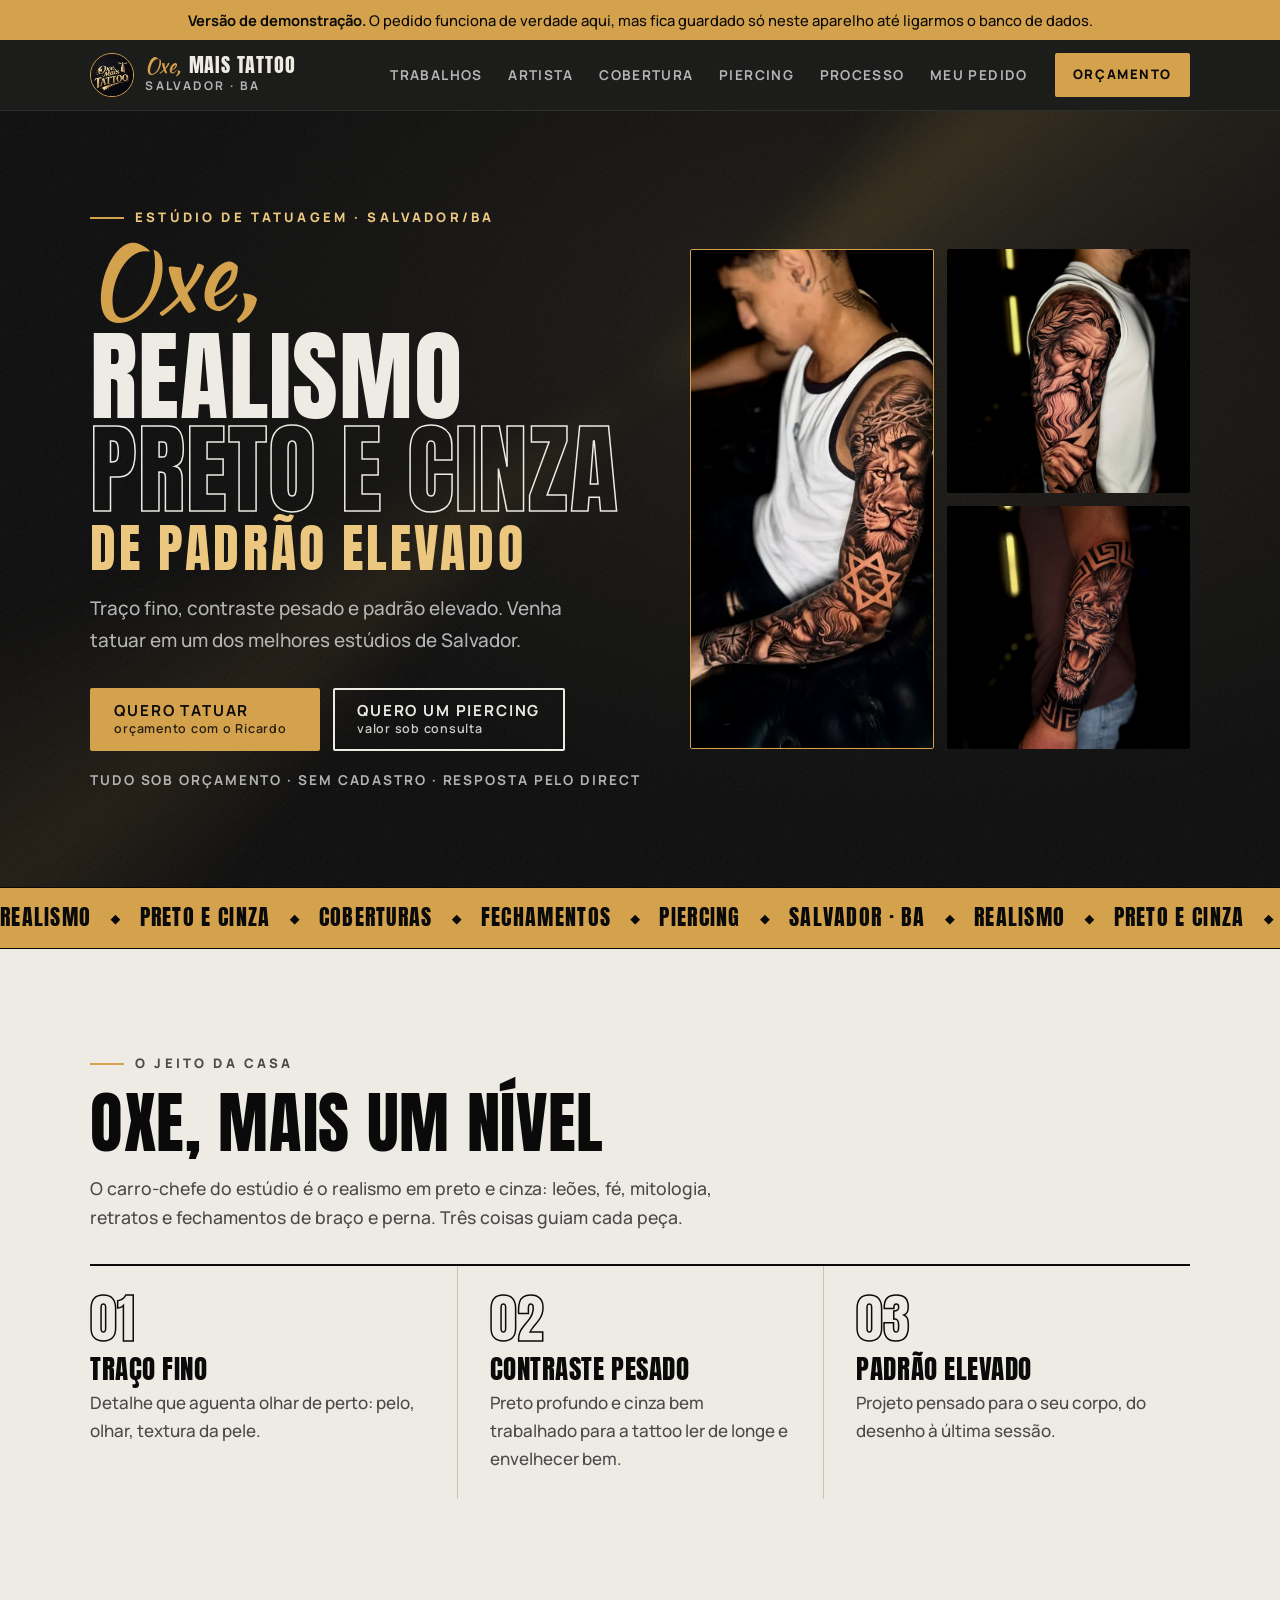
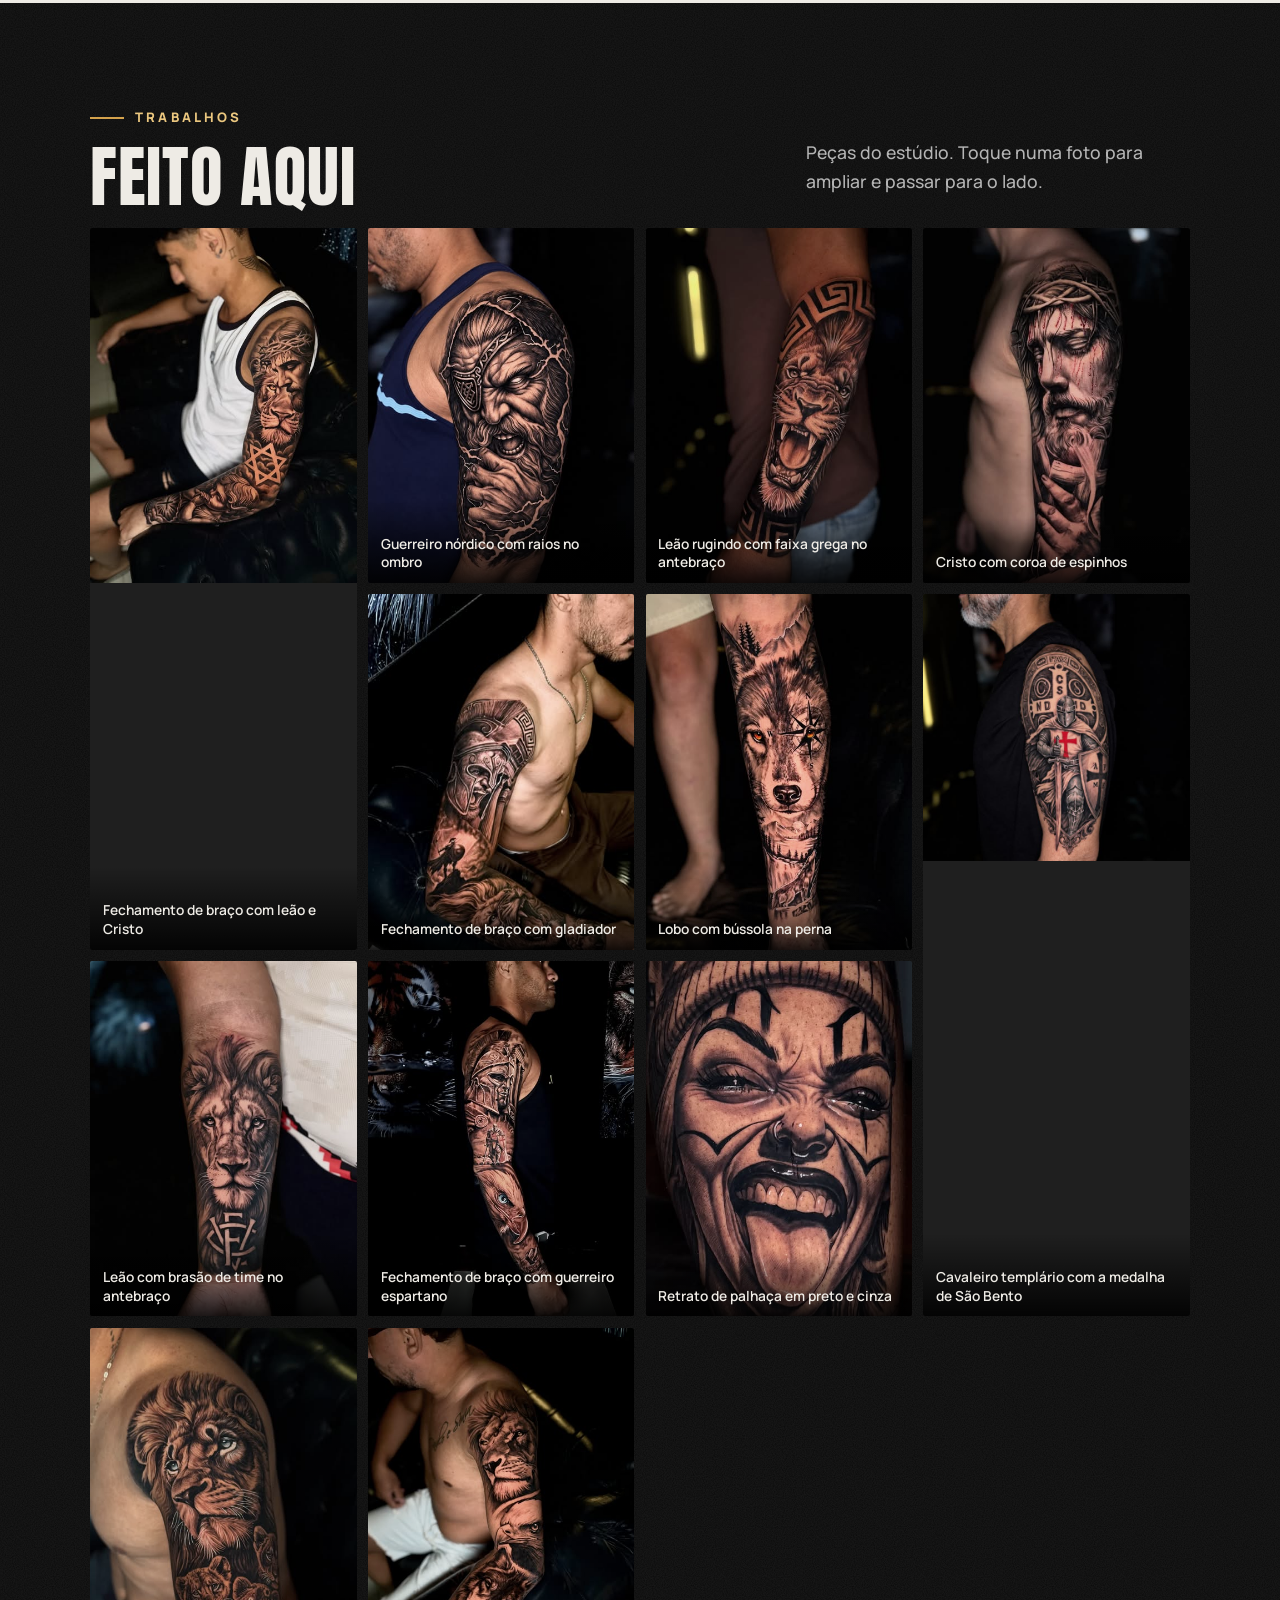
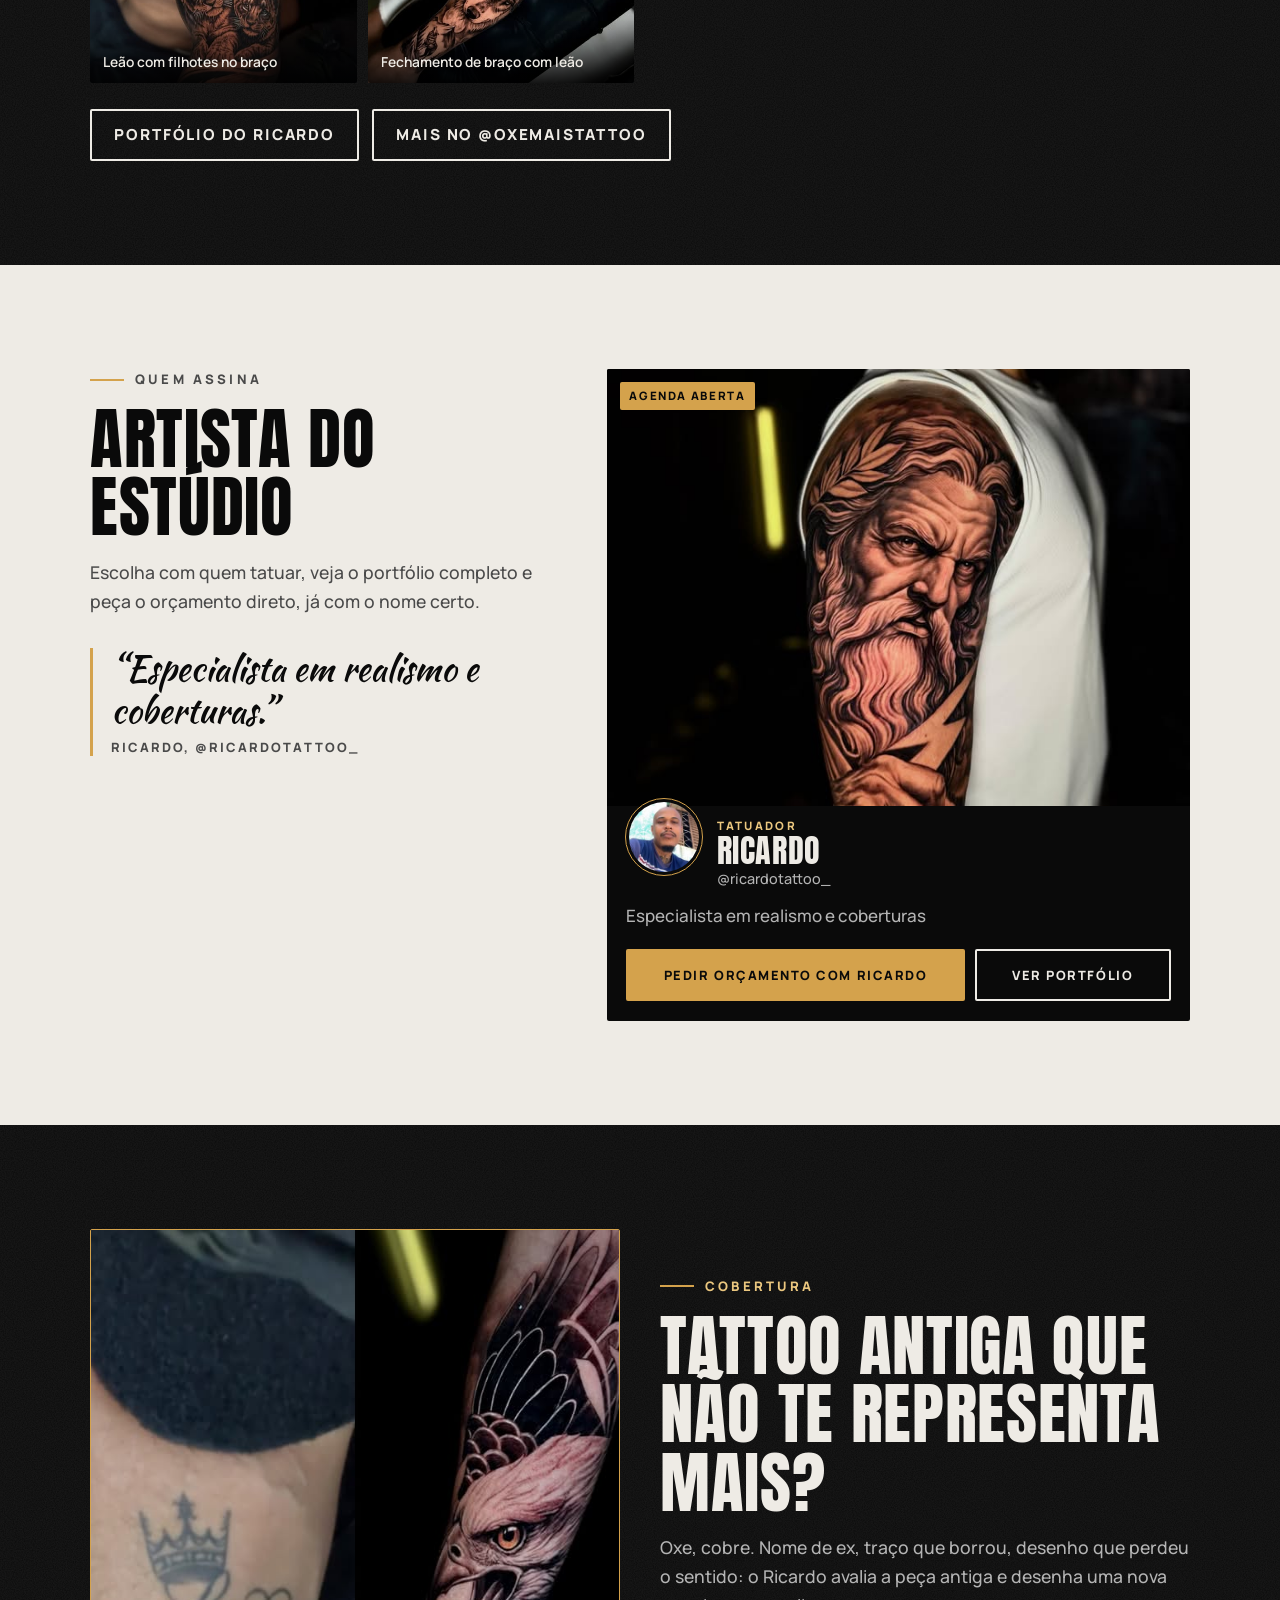
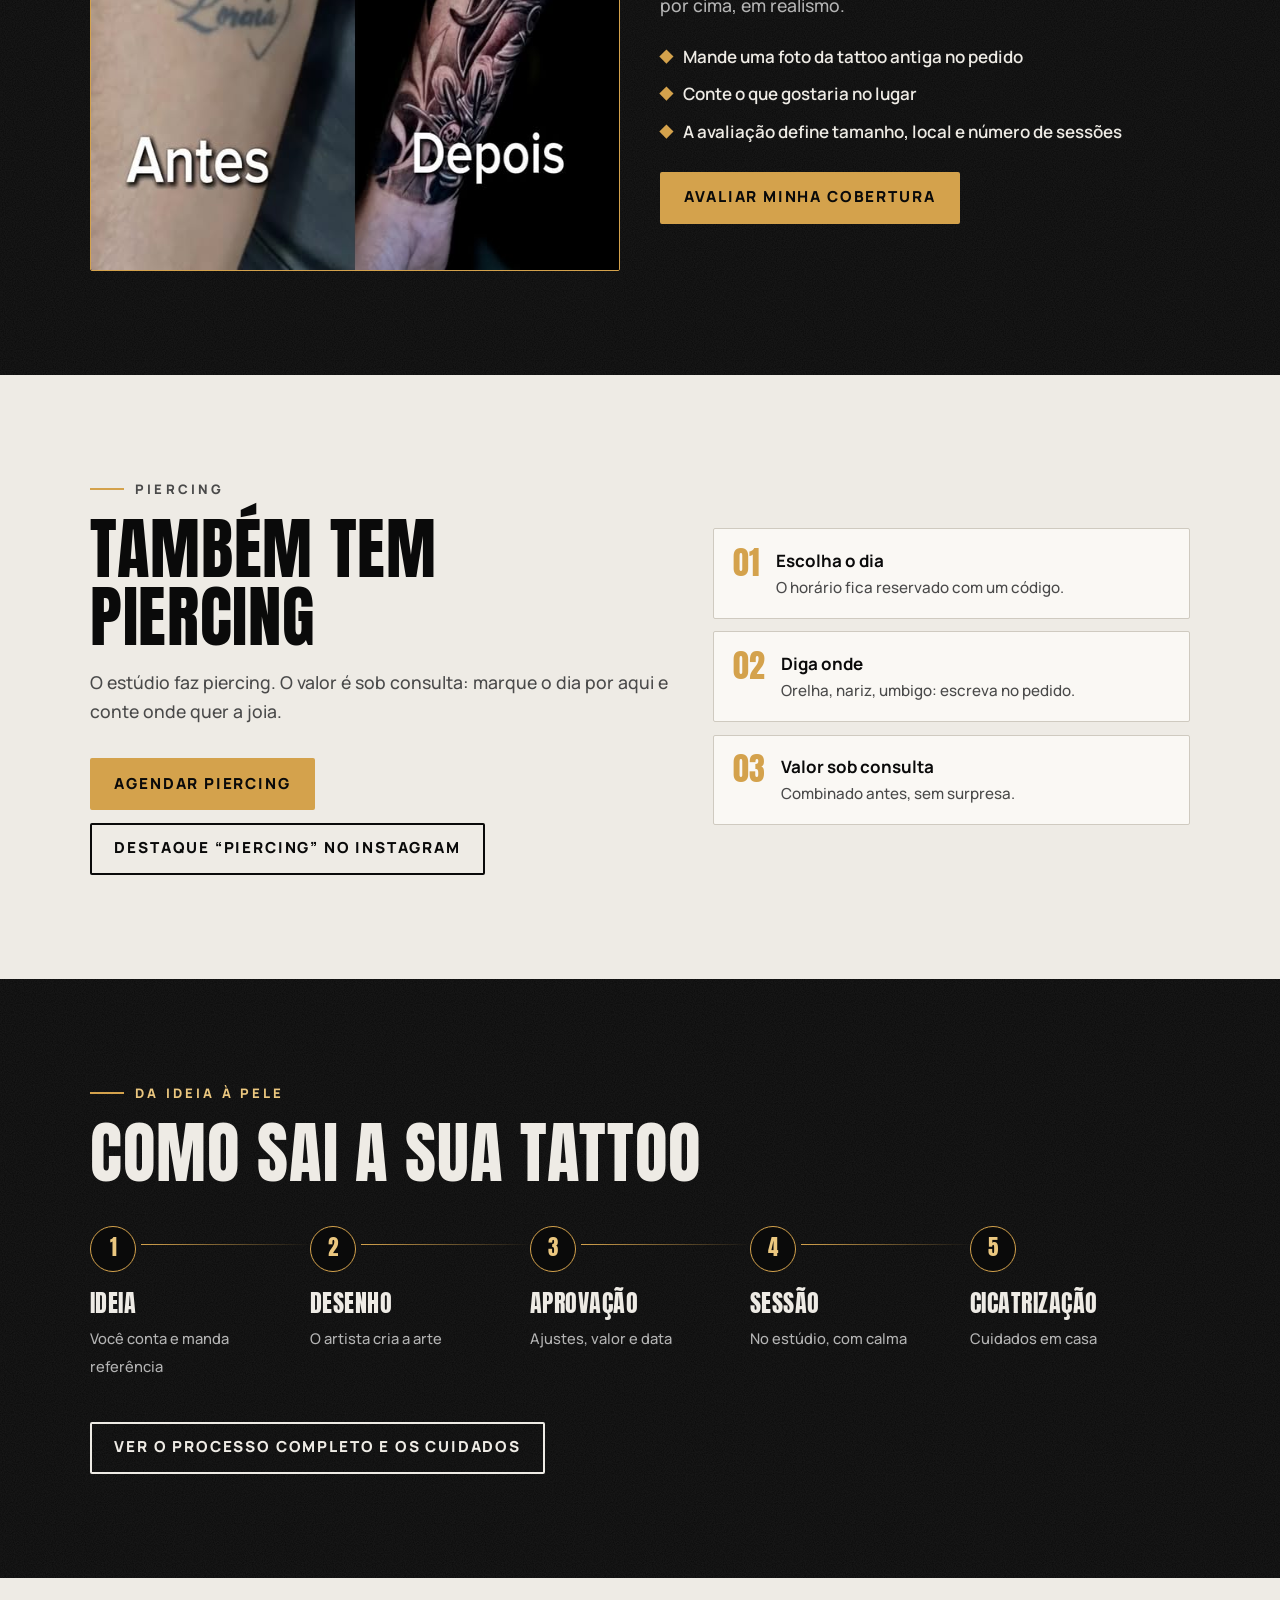
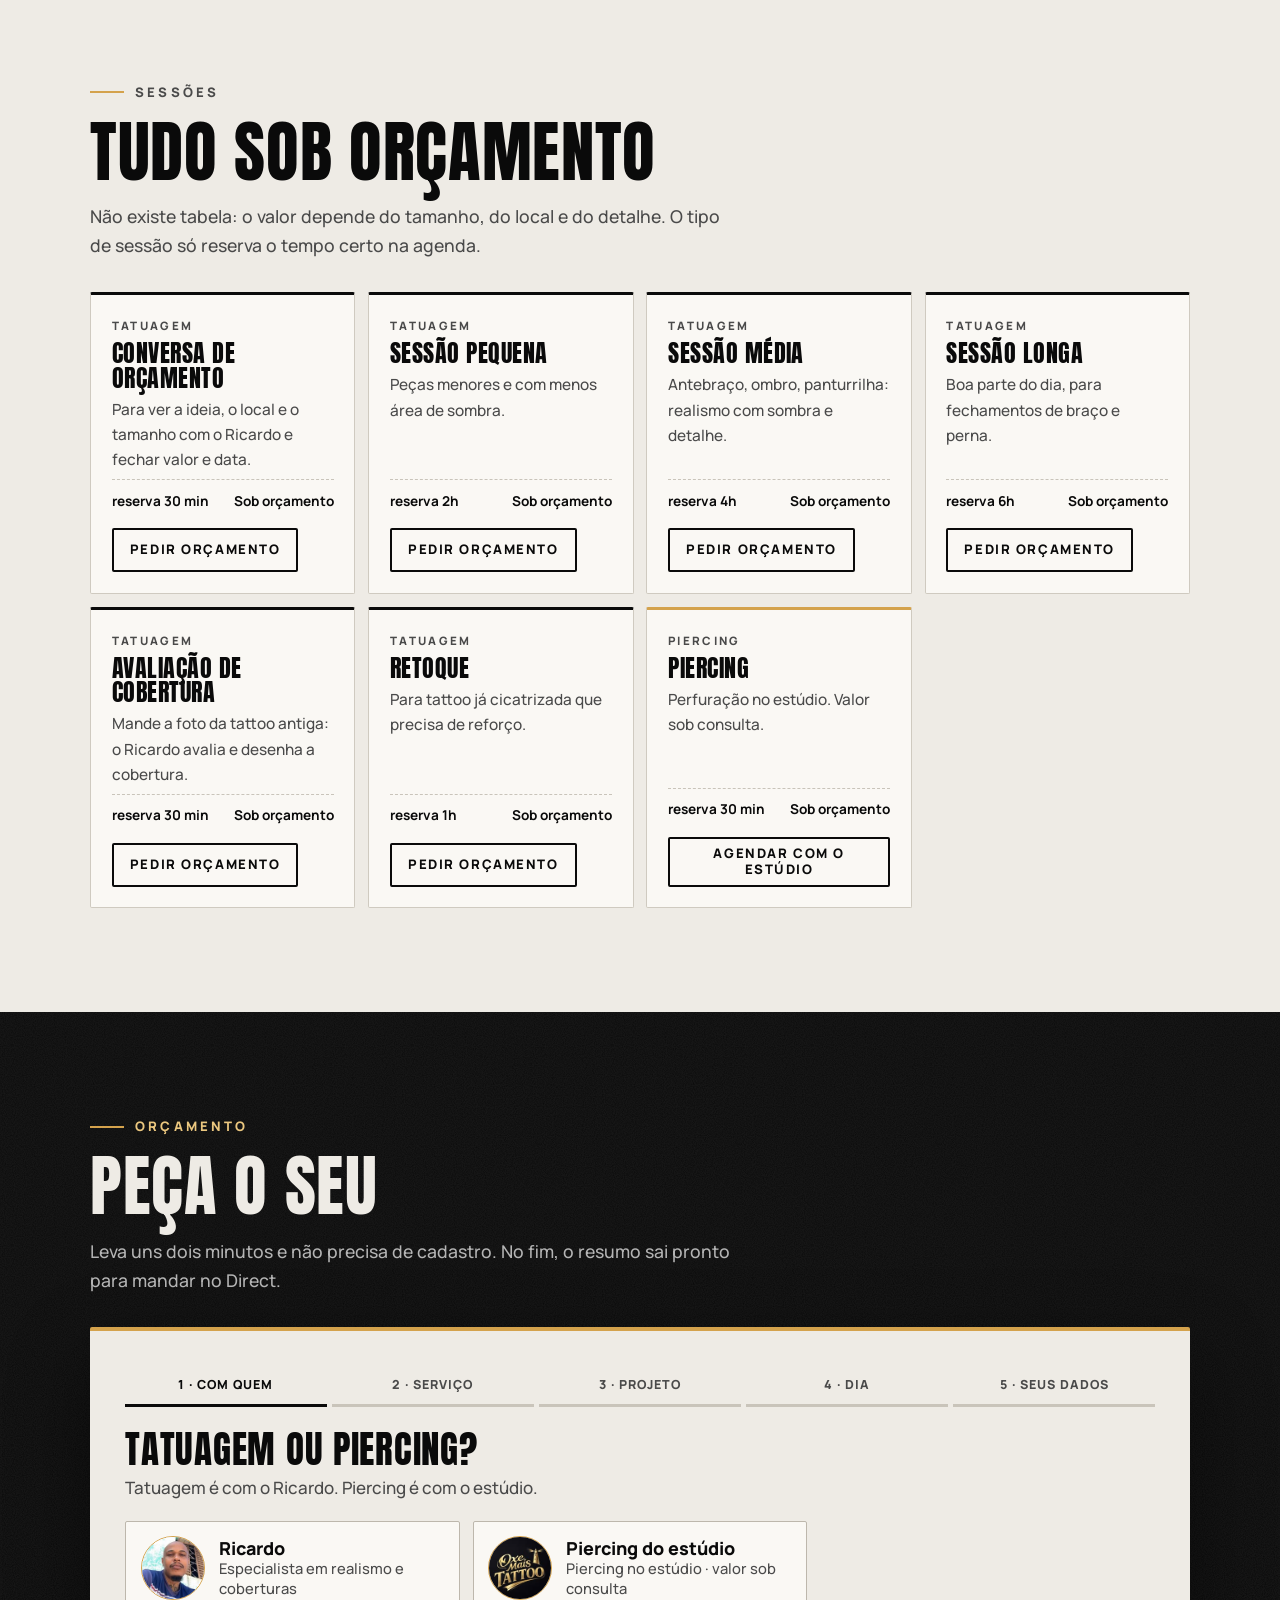
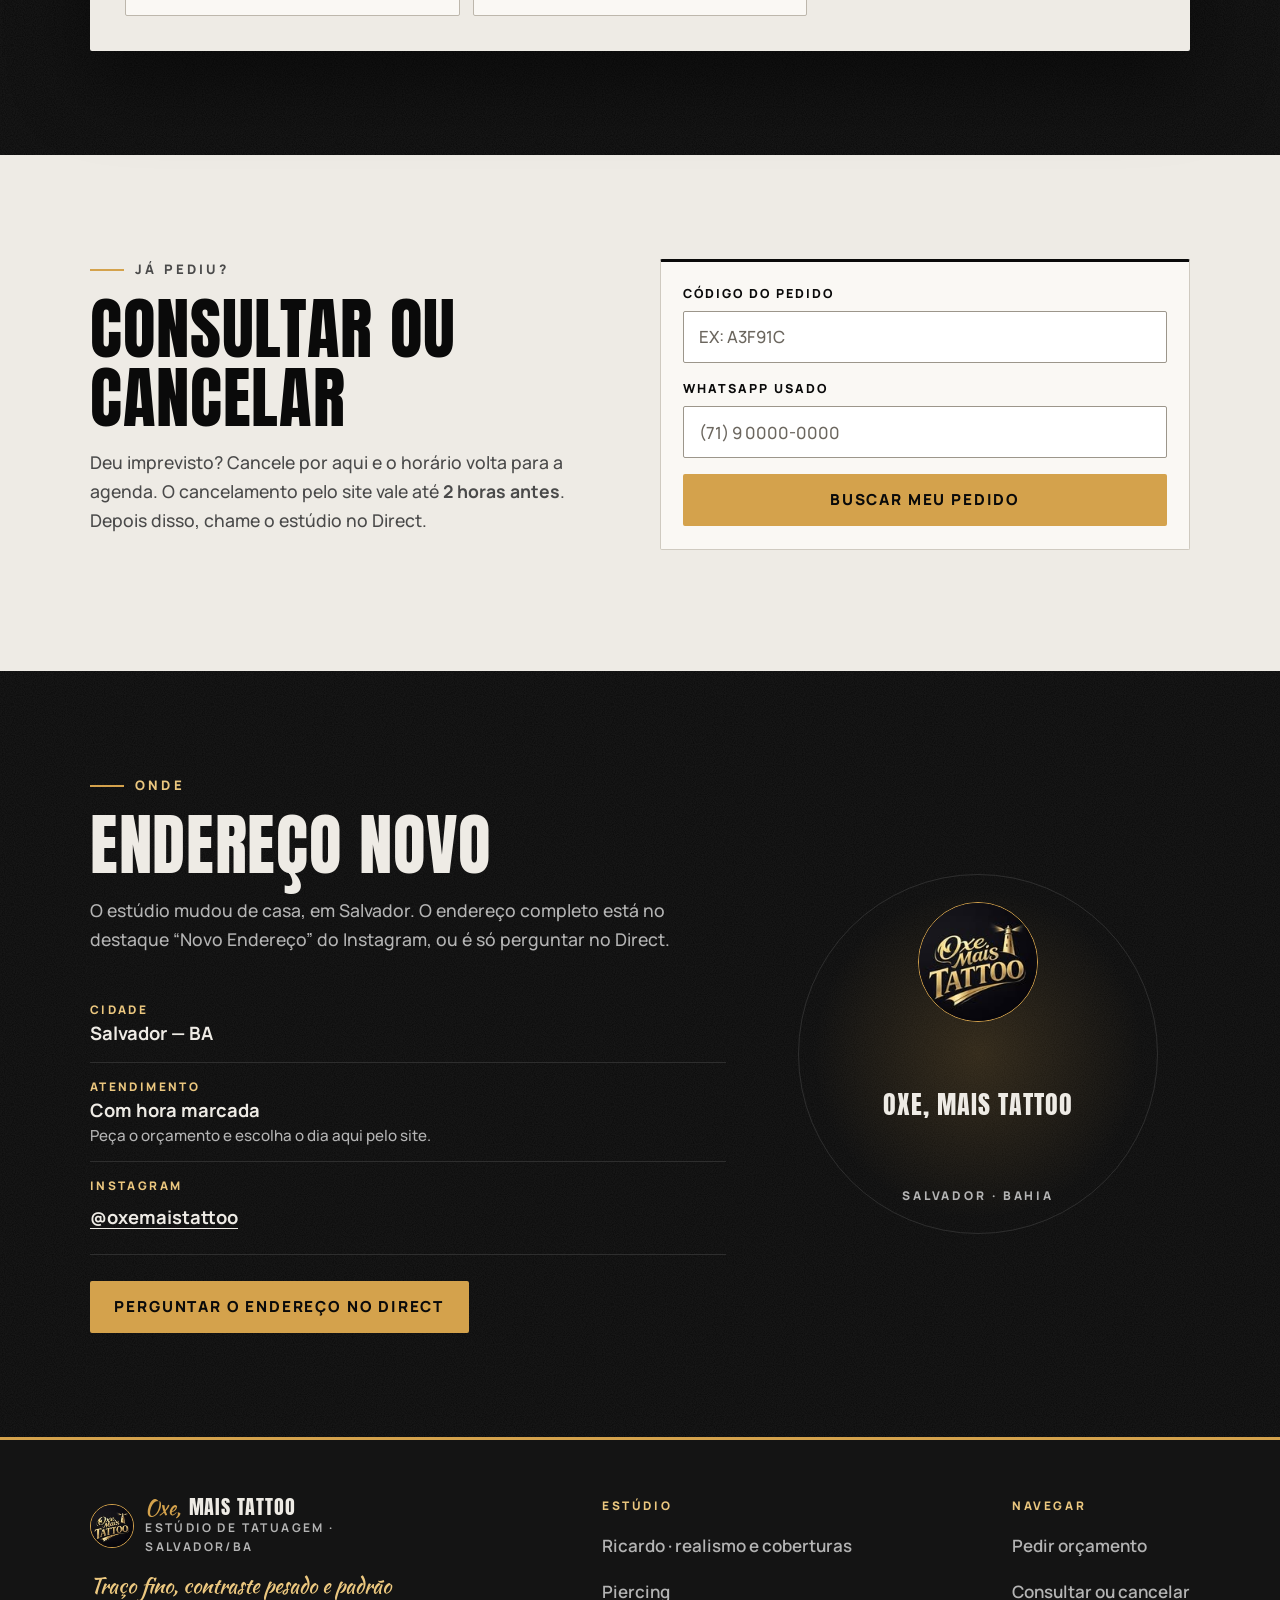
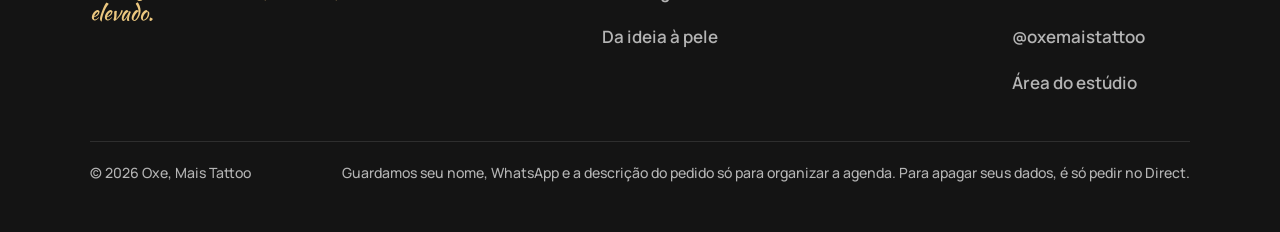
<file: index.html>
<!DOCTYPE html>
<html lang="pt-BR">
<head>
<meta charset="UTF-8">
<meta name="viewport" content="width=device-width, initial-scale=1.0">
<title>Oxe, Mais Tattoo · Realismo preto e cinza em Salvador</title>
<meta name="description" content="Estúdio de tatuagem em Salvador/BA. Realismo preto e cinza, coberturas e piercing. Traço fino, contraste pesado e padrão elevado. Peça seu orçamento pelo site.">
<meta name="theme-color" content="#0A0A0A">
<link rel="icon" href="fotos/logo.jpg">

<meta property="og:type" content="website">
<meta property="og:title" content="Oxe, Mais Tattoo · Realismo preto e cinza em Salvador">
<meta property="og:description" content="Traço fino, contraste pesado e padrão elevado. Conte a ideia e peça seu orçamento.">
<meta property="og:image" content="fotos/fechamento-leao-cristo.jpg">
<meta property="og:locale" content="pt_BR">

<link rel="preconnect" href="https://fonts.googleapis.com">
<link rel="preconnect" href="https://fonts.gstatic.com" crossorigin>
<link href="https://fonts.googleapis.com/css2?family=Anton&family=Kaushan+Script&family=Manrope:wght@400;500;600;700;800&display=swap" rel="stylesheet">
<link rel="stylesheet" href="assets/estilo.css?v=20261020132421">

<script type="application/ld+json">
{
  "@context":"https://schema.org",
  "@type":"TattooParlor",
  "name":"Oxe, Mais Tattoo",
  "image":"fotos/logo.jpg",
  "address":{"@type":"PostalAddress","addressLocality":"Salvador","addressRegion":"BA","addressCountry":"BR"},
  "sameAs":["https://www.instagram.com/oxemaistattoo/"]
}
</script>
</head>
<body>

<div id="faixa-demo" class="faixa-demo" hidden>
  <b>Versão de demonstração.</b> O pedido funciona de verdade aqui, mas fica guardado só neste aparelho até ligarmos o banco de dados.
</div>

<!-- ================= TOPO ================= -->
<header class="topo">
  <div class="wrap topo-in">
    <a class="marca" href="#" aria-label="Oxe, Mais Tattoo, início">
      <img src="fotos/logo.jpg" alt="" width="44" height="44">
      <span><b><i>Oxe,</i> Mais Tattoo</b><small>Salvador · BA</small></span>
    </a>
    <nav class="menu" aria-label="Seções">
      <a href="#trabalhos">Trabalhos</a>
      <a href="#equipe">Artista</a>
      <a href="#cobertura">Cobertura</a>
      <a href="#piercing">Piercing</a>
      <a href="processo.html">Processo</a>
      <a href="#meu-horario">Meu pedido</a>
    </nav>
    <a class="btn btn-cheio mini" href="#agendar">Orçamento</a>
  </div>
</header>

<main>
<!-- ================= CAPA ================= -->
<section class="capa">
  <div class="farol" aria-hidden="true"></div>
  <div class="wrap capa-in">
    <div class="capa-txt">
      <p class="olho">Estúdio de tatuagem · Salvador/BA</p>
      <p class="oxe" aria-hidden="true">Oxe,</p>
      <h1>Realismo <span>preto e cinza</span> <em>de padrão elevado</em></h1>
      <p class="lead">Traço fino, contraste pesado e padrão elevado. Venha tatuar em um dos melhores estúdios de Salvador.</p>
      <div class="caminhos">
        <a class="btn btn-cheio caminho" href="index.html?artista=ricardo#agendar" data-embarcar="ricardo"><b>Quero tatuar</b><small>orçamento com o Ricardo</small></a>
        <a class="btn btn-linha caminho" href="index.html?artista=piercing#agendar" data-embarcar="piercing"><b>Quero um piercing</b><small>valor sob consulta</small></a>
      </div>
      <p class="capa-nota">Tudo sob orçamento · sem cadastro · resposta pelo Direct</p>
    </div>
    <div class="capa-fotos">
      <figure class="cf cf-1"><img src="fotos/fechamento-leao-cristo.jpg" alt="Fechamento de braço com leão e Cristo em preto e cinza" width="640" height="853"></figure>
      <figure class="cf cf-2"><img src="fotos/ricardo-zeus.jpg" alt="Zeus em realismo no braço" width="640" height="853"></figure>
      <figure class="cf cf-3"><img src="fotos/antebraco-leao-grega.jpg" alt="Leão rugindo no antebraço" width="640" height="853"></figure>
    </div>
  </div>
</section>

<div class="fita-corre" aria-hidden="true">
  <div>
    <span>Realismo</span><i>◆</i><span>Preto e cinza</span><i>◆</i><span>Coberturas</span><i>◆</i><span>Fechamentos</span><i>◆</i><span>Piercing</span><i>◆</i><span>Salvador · BA</span><i>◆</i>
    <span>Realismo</span><i>◆</i><span>Preto e cinza</span><i>◆</i><span>Coberturas</span><i>◆</i><span>Fechamentos</span><i>◆</i><span>Piercing</span><i>◆</i><span>Salvador · BA</span><i>◆</i>
  </div>
</div>

<!-- ================= PADRÃO ================= -->
<section class="secao" id="padrao">
  <div class="wrap">
    <p class="olho">O jeito da casa</p>
    <h2>Oxe, mais um nível</h2>
    <p class="sub">O carro-chefe do estúdio é o realismo em preto e cinza: leões, fé, mitologia, retratos e fechamentos de braço e perna. Três coisas guiam cada peça.</p>
    <ol class="pilares">
      <li><span class="num">01</span><h3>Traço fino</h3><p>Detalhe que aguenta olhar de perto: pelo, olhar, textura da pele.</p></li>
      <li><span class="num">02</span><h3>Contraste pesado</h3><p>Preto profundo e cinza bem trabalhado para a tattoo ler de longe e envelhecer bem.</p></li>
      <li><span class="num">03</span><h3>Padrão elevado</h3><p>Projeto pensado para o seu corpo, do desenho à última sessão.</p></li>
    </ol>
  </div>
</section>

<!-- ================= TRABALHOS ================= -->
<section class="secao secao-escura" id="trabalhos">
  <div class="wrap">
    <div class="cab-linha">
      <div>
        <p class="olho">Trabalhos</p>
        <h2>Feito aqui</h2>
      </div>
      <p class="sub">Peças do estúdio. Toque numa foto para ampliar e passar para o lado.</p>
    </div>
    <div class="galeria" id="mural-capa" data-max="12"></div>
    <div class="acoes">
      <a class="btn btn-linha" href="artista.html?a=ricardo">Portfólio do Ricardo</a>
      <a class="btn btn-linha" href="https://www.instagram.com/oxemaistattoo/" target="_blank" rel="noopener">Mais no @oxemaistattoo</a>
    </div>
  </div>
</section>

<!-- ================= EQUIPE ================= -->
<section class="secao" id="equipe">
  <div class="wrap equipe-in">
    <div>
      <p class="olho">Quem assina</p>
      <h2>Artista do estúdio</h2>
      <p class="sub">Escolha com quem tatuar, veja o portfólio completo e peça o orçamento direto, já com o nome certo.</p>
      <blockquote class="citacao">“Especialista em realismo e coberturas.”<small>Ricardo, @ricardotattoo_</small></blockquote>
    </div>
    <div class="equipe-grade" id="lista-equipe"></div>
  </div>
</section>

<!-- ================= COBERTURA ================= -->
<section class="secao secao-escura" id="cobertura">
  <div class="wrap cobertura">
    <button class="antes-depois" type="button" data-amplia aria-label="Ampliar o antes e depois da cobertura">
      <img src="fotos/ricardo-cobertura-antes-depois.jpg" alt="Cobertura: nome com coroa no antebraço virou uma águia em realismo" width="640" height="640" loading="lazy">
    </button>
    <div>
      <p class="olho">Cobertura</p>
      <h2>Tattoo antiga que não te representa mais?</h2>
      <p class="sub">Oxe, cobre. Nome de ex, traço que borrou, desenho que perdeu o sentido: o Ricardo avalia a peça antiga e desenha uma nova por cima, em realismo.</p>
      <ul class="lista-check">
        <li>Mande uma foto da tattoo antiga no pedido</li>
        <li>Conte o que gostaria no lugar</li>
        <li>A avaliação define tamanho, local e número de sessões</li>
      </ul>
      <div class="acoes">
        <a class="btn btn-cheio" href="index.html?artista=ricardo#agendar" data-embarcar="ricardo">Avaliar minha cobertura</a>
      </div>
    </div>
  </div>
</section>

<!-- ================= PIERCING ================= -->
<section class="secao" id="piercing">
  <div class="wrap piercing-in">
    <div>
      <p class="olho">Piercing</p>
      <h2>Também tem piercing</h2>
      <p class="sub">O estúdio faz piercing. O valor é sob consulta: marque o dia por aqui e conte onde quer a joia.</p>
      <div class="acoes">
        <a class="btn btn-cheio" href="index.html?artista=piercing#agendar" data-embarcar="piercing">Agendar piercing</a>
        <a class="btn btn-linha" href="https://www.instagram.com/oxemaistattoo/" target="_blank" rel="noopener">Destaque “Piercing” no Instagram</a>
      </div>
    </div>
    <ol class="mini-passos">
      <li><b>Escolha o dia</b><span>O horário fica reservado com um código.</span></li>
      <li><b>Diga onde</b><span>Orelha, nariz, umbigo: escreva no pedido.</span></li>
      <li><b>Valor sob consulta</b><span>Combinado antes, sem surpresa.</span></li>
    </ol>
  </div>
</section>

<!-- ================= PROCESSO (teaser) ================= -->
<section class="secao secao-escura" id="processo">
  <div class="wrap">
    <p class="olho">Da ideia à pele</p>
    <h2>Como sai a sua tattoo</h2>
    <ol class="trilha">
      <li><span>1</span><b>Ideia</b><small>Você conta e manda referência</small></li>
      <li><span>2</span><b>Desenho</b><small>O artista cria a arte</small></li>
      <li><span>3</span><b>Aprovação</b><small>Ajustes, valor e data</small></li>
      <li><span>4</span><b>Sessão</b><small>No estúdio, com calma</small></li>
      <li><span>5</span><b>Cicatrização</b><small>Cuidados em casa</small></li>
    </ol>
    <div class="acoes">
      <a class="btn btn-linha" href="processo.html">Ver o processo completo e os cuidados</a>
    </div>
  </div>
</section>

<!-- ================= COMO FUNCIONA ================= -->
<section class="secao" id="sessoes">
  <div class="wrap">
    <p class="olho">Sessões</p>
    <h2>Tudo sob orçamento</h2>
    <p class="sub">Não existe tabela: o valor depende do tamanho, do local e do detalhe. O tipo de sessão só reserva o tempo certo na agenda.</p>
    <div class="tipos" id="tipos"><div class="carregando">Carregando…</div></div>
  </div>
</section>

<!-- ================= PEDIDO ================= -->
<section class="secao secao-escura agendar" id="agendar">
  <div class="wrap">
    <p class="olho">Orçamento</p>
    <h2>Peça o seu</h2>
    <p class="sub">Leva uns dois minutos e não precisa de cadastro. No fim, o resumo sai pronto para mandar no Direct.</p>

    <div class="painel" id="agendar-app">

      <div class="passos" id="passos">
        <div class="passo" data-estado="atual">1 · Com quem</div>
        <div class="passo" data-estado="aberto">2 · Serviço</div>
        <div class="passo" data-estado="aberto">3 · Projeto</div>
        <div class="passo" data-estado="aberto">4 · Dia</div>
        <div class="passo" data-estado="aberto">5 · Seus dados</div>
      </div>

      <div class="escolhas" id="escolhas" hidden></div>

      <!-- 1 -->
      <div class="etapa" data-etapa="1" data-ativa>
        <h3>Tatuagem ou piercing?</h3>
        <p class="dica">Tatuagem é com o Ricardo. Piercing é com o estúdio.</p>
        <div class="lista-barbeiros" id="lista-barbeiros"></div>
      </div>

      <!-- 2 -->
      <div class="etapa" data-etapa="2">
        <h3>O que você quer fazer?</h3>
        <p class="dica">Tudo sob orçamento. Na dúvida, comece pela conversa de orçamento.</p>
        <div id="lista-servicos"></div>
        <div class="acoes"><button class="voltar" type="button" data-voltar="1">← Trocar</button></div>
      </div>

      <!-- 3 -->
      <div class="etapa" data-etapa="3">
        <h3>Seu projeto</h3>
        <p class="dica">Quanto mais detalhe, mais certeiro vem o orçamento.</p>

        <div class="projeto" id="projeto">
          <div class="campos">
            <div id="pj-estilo-box">
              <span class="rotulo-campo">Estilo</span>
              <div class="chips" id="pj-estilo" role="group" aria-label="Estilo"></div>
            </div>
            <div class="campos-2">
              <div class="campo">
                <label for="pj-local">Local do corpo</label>
                <select id="pj-local">
                  <option value="">Escolha</option>
                  <option>Antebraço</option><option>Braço</option><option>Ombro</option>
                  <option>Mão / dedos</option><option>Costas</option><option>Costela</option>
                  <option>Peito</option><option>Barriga</option><option>Quadril</option><option>Coxa</option>
                  <option>Perna / panturrilha</option><option>Pé / tornozelo</option>
                  <option>Pescoço / nuca</option><option>Outro</option>
                </select>
              </div>
              <div class="campo">
                <label for="pj-tamanho">Tamanho aproximado</label>
                <select id="pj-tamanho">
                  <option value="">Não sei ainda</option>
                  <option>Até 10 cm</option><option>10 a 20 cm</option><option>20 a 30 cm</option>
                  <option>Mais de 30 cm</option><option>Fechamento (braço, perna ou costas)</option>
                </select>
              </div>
            </div>
            <div class="campo">
              <label for="pj-ideia">Sua ideia</label>
              <textarea id="pj-ideia" maxlength="600" placeholder="Ex: leão realista no antebraço, ou cobrir um nome antigo no pulso"></textarea>
            </div>
            <div class="campos-2">
              <div>
                <span class="rotulo-campo">É sua primeira tattoo?</span>
                <div class="chips" data-grupo="primeira" data-rotulo="Primeira tattoo"><button type="button" class="chip" aria-pressed="false">Sim</button><button type="button" class="chip" aria-pressed="false">Não</button></div>
              </div>
              <div>
                <span class="rotulo-campo">É cobertura de outra tattoo?</span>
                <div class="chips" data-grupo="cobertura" data-rotulo="Cobertura"><button type="button" class="chip" aria-pressed="false">Sim</button><button type="button" class="chip" aria-pressed="false">Não</button></div>
              </div>
            </div>
          </div>
        </div>

        <div id="msg-projeto"></div>
        <div class="acoes">
          <button class="btn btn-cheio" id="pj-continuar" type="button">Escolher o dia →</button>
          <button class="voltar" type="button" data-voltar="2">← Trocar o serviço</button>
        </div>
      </div>

      <!-- 4 -->
      <div class="etapa" data-etapa="4">
        <h3>Escolha o dia</h3>
        <p class="dica">O horário marca o começo do atendimento. A confirmação final vem pelo Direct.</p>
        <div class="fita" id="fita-dias"></div>
        <p class="titulo-dia" id="titulo-dia"></p>
        <div id="caixa-horas"></div>
        <div class="acoes"><button class="voltar" type="button" data-voltar="3">← Voltar</button></div>
      </div>

      <!-- 5 -->
      <div class="etapa" data-etapa="5">
        <h3>Quase lá</h3>
        <p class="dica">Só falta saber com quem a gente vai falar.</p>
        <div class="resumo" id="resumo"></div>
        <form id="form-cliente" novalidate>
          <div class="campos">
            <div class="campo">
              <label for="cli-nome">Seu nome</label>
              <input id="cli-nome" name="nome" type="text" autocomplete="name" placeholder="Como te chamam" required>
            </div>
            <div class="campo">
              <label for="cli-tel">WhatsApp</label>
              <input id="cli-tel" name="tel" type="tel" inputmode="numeric" autocomplete="tel" placeholder="(71) 9 0000-0000" required>
              <p class="ajuda">Para o estúdio falar com você sobre o pedido. Não vai para lista de propaganda.</p>
            </div>
            <div class="campo">
              <label for="cli-obs"><span id="cli-obs-rot">Algo mais</span> <small>(opcional)</small></label>
              <textarea id="cli-obs" name="obs" maxlength="240" placeholder="Algo mais que a gente precisa saber"></textarea>
            </div>
          </div>
          <div id="msg-form"></div>
          <div class="acoes">
            <button class="btn btn-cheio" id="btn-confirmar" type="submit">Enviar pedido</button>
            <button class="voltar" type="button" data-voltar="4">← Trocar o dia</button>
          </div>
        </form>
      </div>

      <!-- 6 -->
      <div class="etapa" data-etapa="6">
        <div class="sucesso">
          <div class="selo-ok" aria-hidden="true">
            <svg width="34" height="34" viewBox="0 0 24 24" fill="none" stroke="currentColor" stroke-width="3" stroke-linecap="round" stroke-linejoin="round"><path d="M20 6 9 17l-5-5"/></svg>
          </div>
          <h3>Oxe, pedido enviado!</h3>
          <p class="com">com <span id="ok-barbeiro"></span></p>
          <p class="dica" id="ok-linha" style="margin:.4rem 0 1rem"></p>
          <p class="rotulo-codigo">Seu código</p>
          <div class="codigo" id="ok-codigo"></div>
          <p class="expl">
            O horário fica reservado. Agora mande o resumo: o valor é combinado antes da sessão.
            Com esse código você consulta ou cancela até 2 horas antes.
          </p>
          <div class="acoes">
            <a class="btn btn-zap" id="ok-zap" target="_blank" rel="noopener">Mandar resumo</a>
            <button class="btn btn-linha" id="ok-copiar" type="button">Copiar resumo</button>
            <a class="btn btn-linha" id="ok-ics">Salvar no calendário</a>
            <button class="btn btn-linha" id="btn-novo" type="button">Fazer outro pedido</button>
          </div>
          <p class="copiado" id="ok-copiado" aria-live="polite"></p>
        </div>
      </div>

    </div>
  </div>
</section>

<!-- ================= MEU PEDIDO ================= -->
<section class="secao" id="meu-horario">
  <div class="wrap dupla">
    <div>
      <p class="olho">Já pediu?</p>
      <h2>Consultar ou cancelar</h2>
      <p class="sub">
        Deu imprevisto? Cancele por aqui e o horário volta para a agenda.
        O cancelamento pelo site vale até <b>2 horas antes</b>. Depois disso, chame o estúdio no Direct.
      </p>
    </div>
    <div class="cartao">
      <form id="form-consulta">
        <div class="campos">
          <div class="campo">
            <label for="con-codigo">Código do pedido</label>
            <input id="con-codigo" type="text" placeholder="Ex: A3F91C" style="text-transform:uppercase" required>
          </div>
          <div class="campo">
            <label for="con-tel">WhatsApp usado</label>
            <input id="con-tel" type="tel" inputmode="numeric" placeholder="(71) 9 0000-0000" required>
          </div>
          <button class="btn btn-cheio btn-bloco" type="submit">Buscar meu pedido</button>
        </div>
      </form>
      <div id="saida-consulta"></div>
    </div>
  </div>
</section>

<!-- ================= ONDE ================= -->
<section class="secao secao-escura" id="local">
  <div class="wrap local-in">
    <div>
      <p class="olho">Onde</p>
      <h2>Endereço novo</h2>
      <p class="sub">O estúdio mudou de casa, em Salvador. O endereço completo está no destaque “Novo Endereço” do Instagram, ou é só perguntar no Direct.</p>
      <div class="info-item"><b class="rot">Cidade</b><span>Salvador — BA</span></div>
      <div class="info-item"><b class="rot">Atendimento</b><span>Com hora marcada<small>Peça o orçamento e escolha o dia aqui pelo site.</small></span></div>
      <div class="info-item"><b class="rot">Instagram</b><a href="https://www.instagram.com/oxemaistattoo/" target="_blank" rel="noopener">@oxemaistattoo</a></div>
      <div class="acoes">
        <a class="btn btn-cheio" href="https://ig.me/m/oxemaistattoo" target="_blank" rel="noopener">Perguntar o endereço no Direct</a>
      </div>
    </div>
    <div class="farol-cartao" aria-hidden="true">
      <img src="fotos/logo.jpg" alt="" width="150" height="150">
      <p>Oxe, Mais Tattoo</p>
      <small>Salvador · Bahia</small>
    </div>
  </div>
</section>
</main>

<!-- ================= RODAPÉ ================= -->
<footer class="rodape">
  <div class="wrap">
    <div class="rodape-in">
      <div style="max-width:22rem">
        <a class="marca" href="#" style="margin-bottom:.9rem">
          <img src="fotos/logo.jpg" alt="" width="44" height="44">
          <span><b><i>Oxe,</i> Mais Tattoo</b><small>Estúdio de tatuagem · Salvador/BA</small></span>
        </a>
        <p class="rodape-assina">Traço fino, contraste pesado e padrão elevado.</p>
      </div>
      <div>
        <b class="rodape-titulo">Estúdio</b>
        <ul class="rodape-links">
          <li><a href="artista.html?a=ricardo">Ricardo · realismo e coberturas</a></li>
          <li><a href="#piercing">Piercing</a></li>
          <li><a href="processo.html">Da ideia à pele</a></li>
        </ul>
      </div>
      <div>
        <b class="rodape-titulo">Navegar</b>
        <ul class="rodape-links">
          <li><a href="#agendar">Pedir orçamento</a></li>
          <li><a href="#meu-horario">Consultar ou cancelar</a></li>
          <li><a href="https://www.instagram.com/oxemaistattoo/" target="_blank" rel="noopener">@oxemaistattoo</a></li>
          <li><a href="admin.html">Área do estúdio</a></li>
        </ul>
      </div>
    </div>
    <div class="creditos">
      <span>© <span id="ano"></span> Oxe, Mais Tattoo</span>
      <span>Guardamos seu nome, WhatsApp e a descrição do pedido só para organizar a agenda. Para apagar seus dados, é só pedir no Direct.</span>
    </div>
  </div>
</footer>

<a class="flutua" href="#agendar">Pedir orçamento</a>

<script src="assets/config.js?v=20261020132421"></script>
<script src="assets/demo.js?v=20261020132421"></script>
<script src="assets/site.js?v=20261020132421"></script>
<script src="assets/tattoo.js?v=20261020132421"></script>
<script src="assets/agenda.js?v=20261020132421"></script>
</body>
</html>
</file>
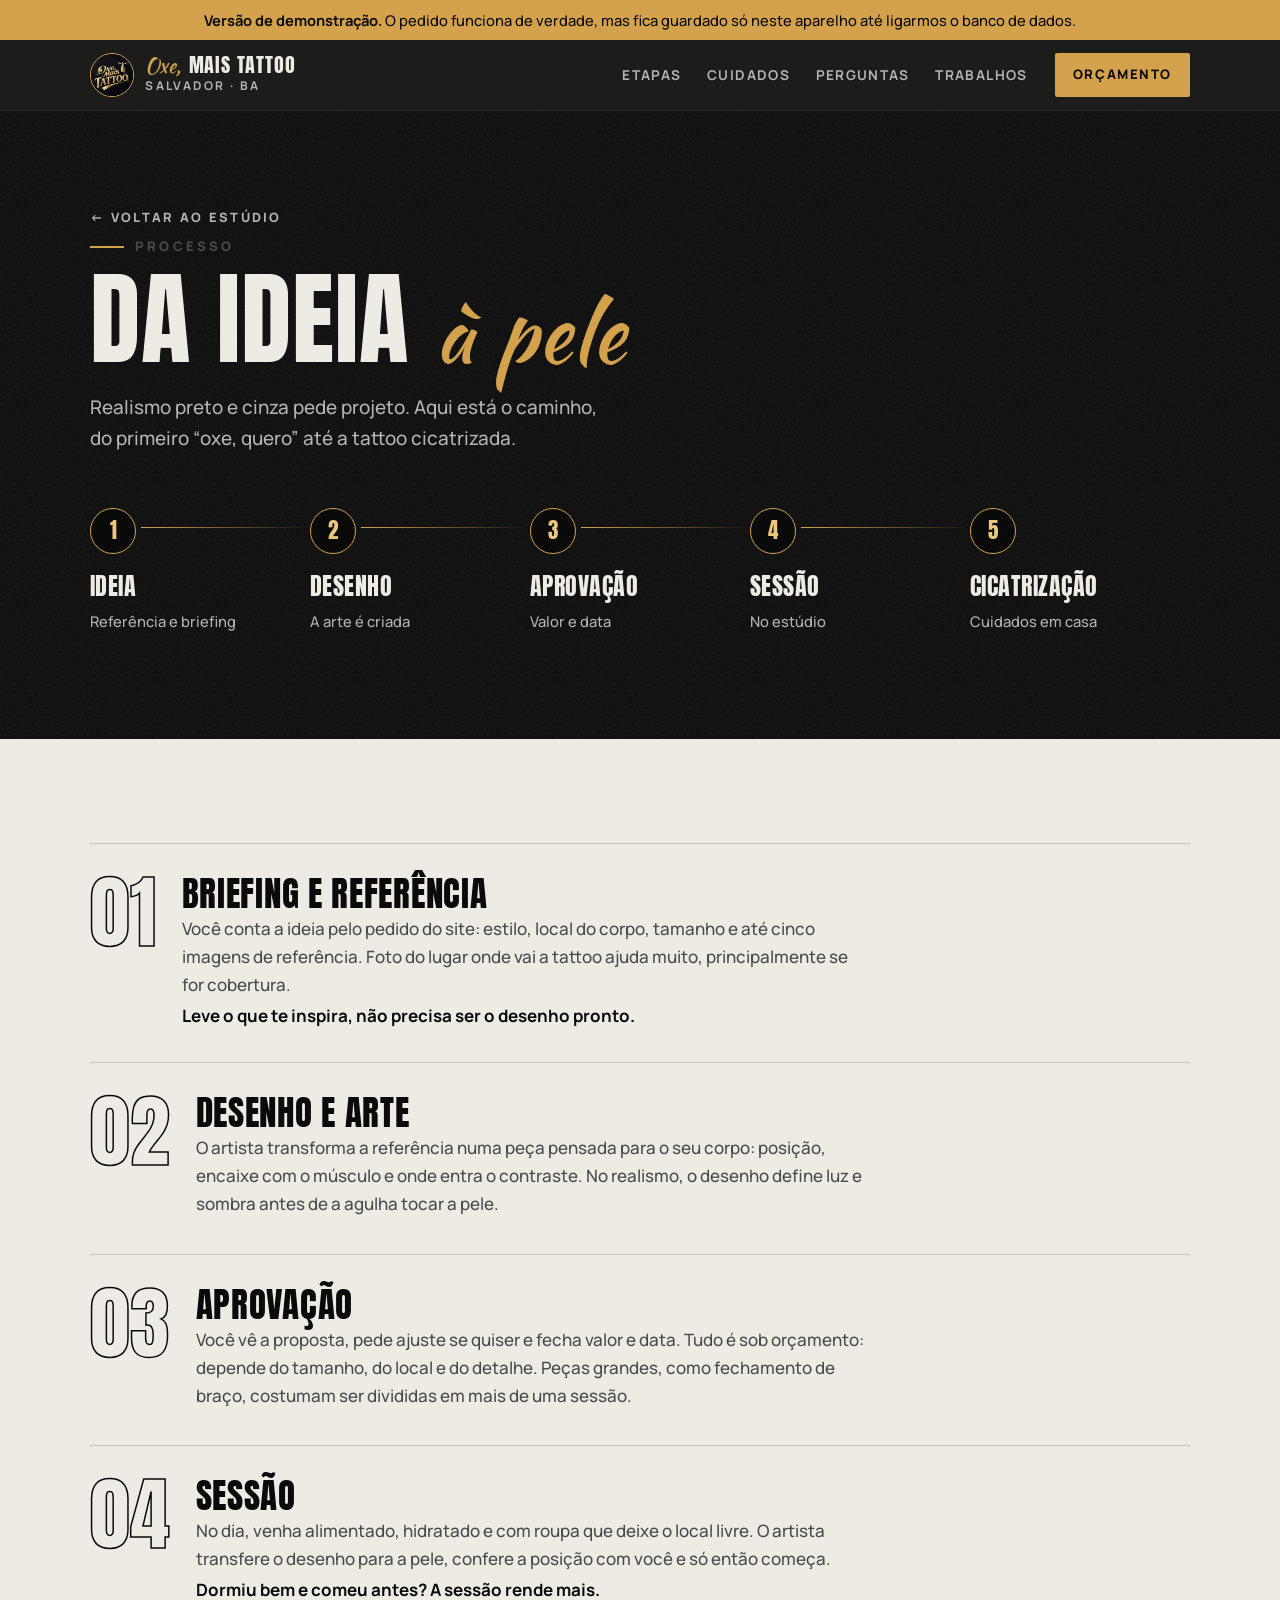
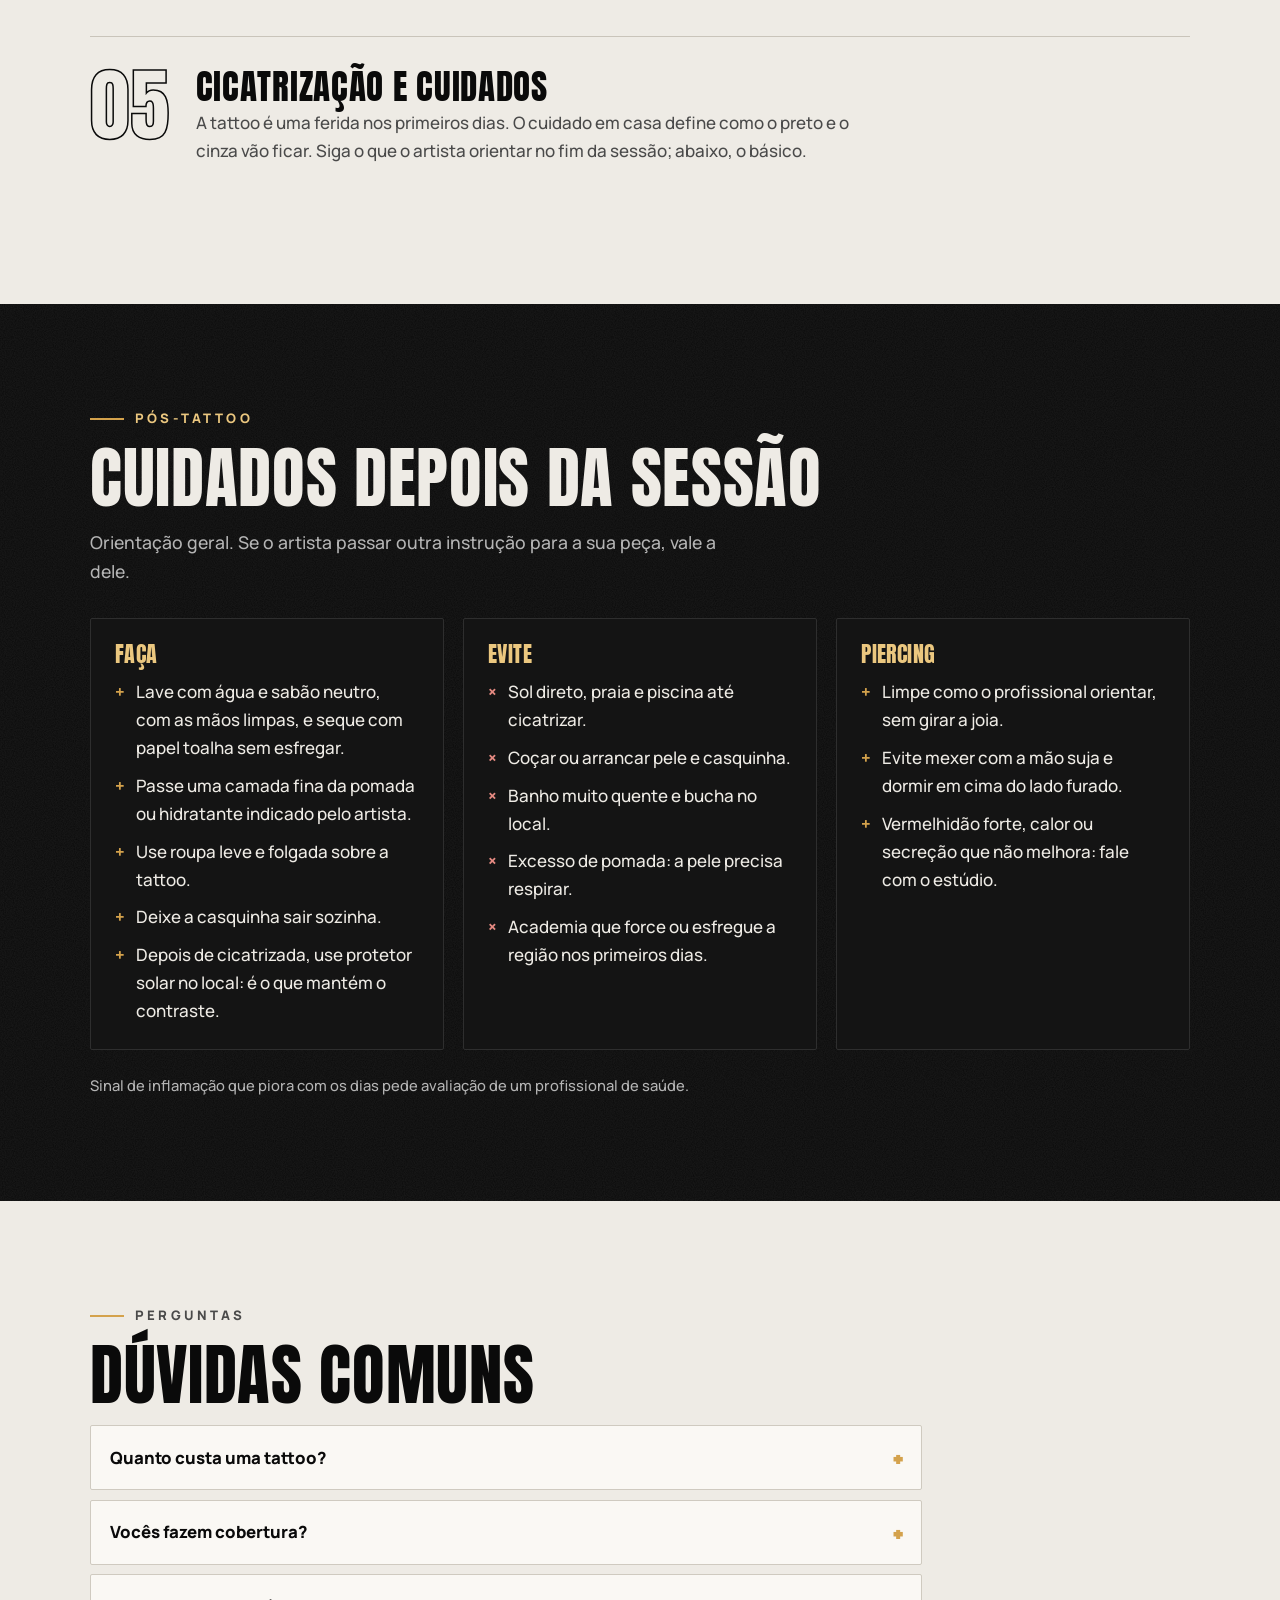
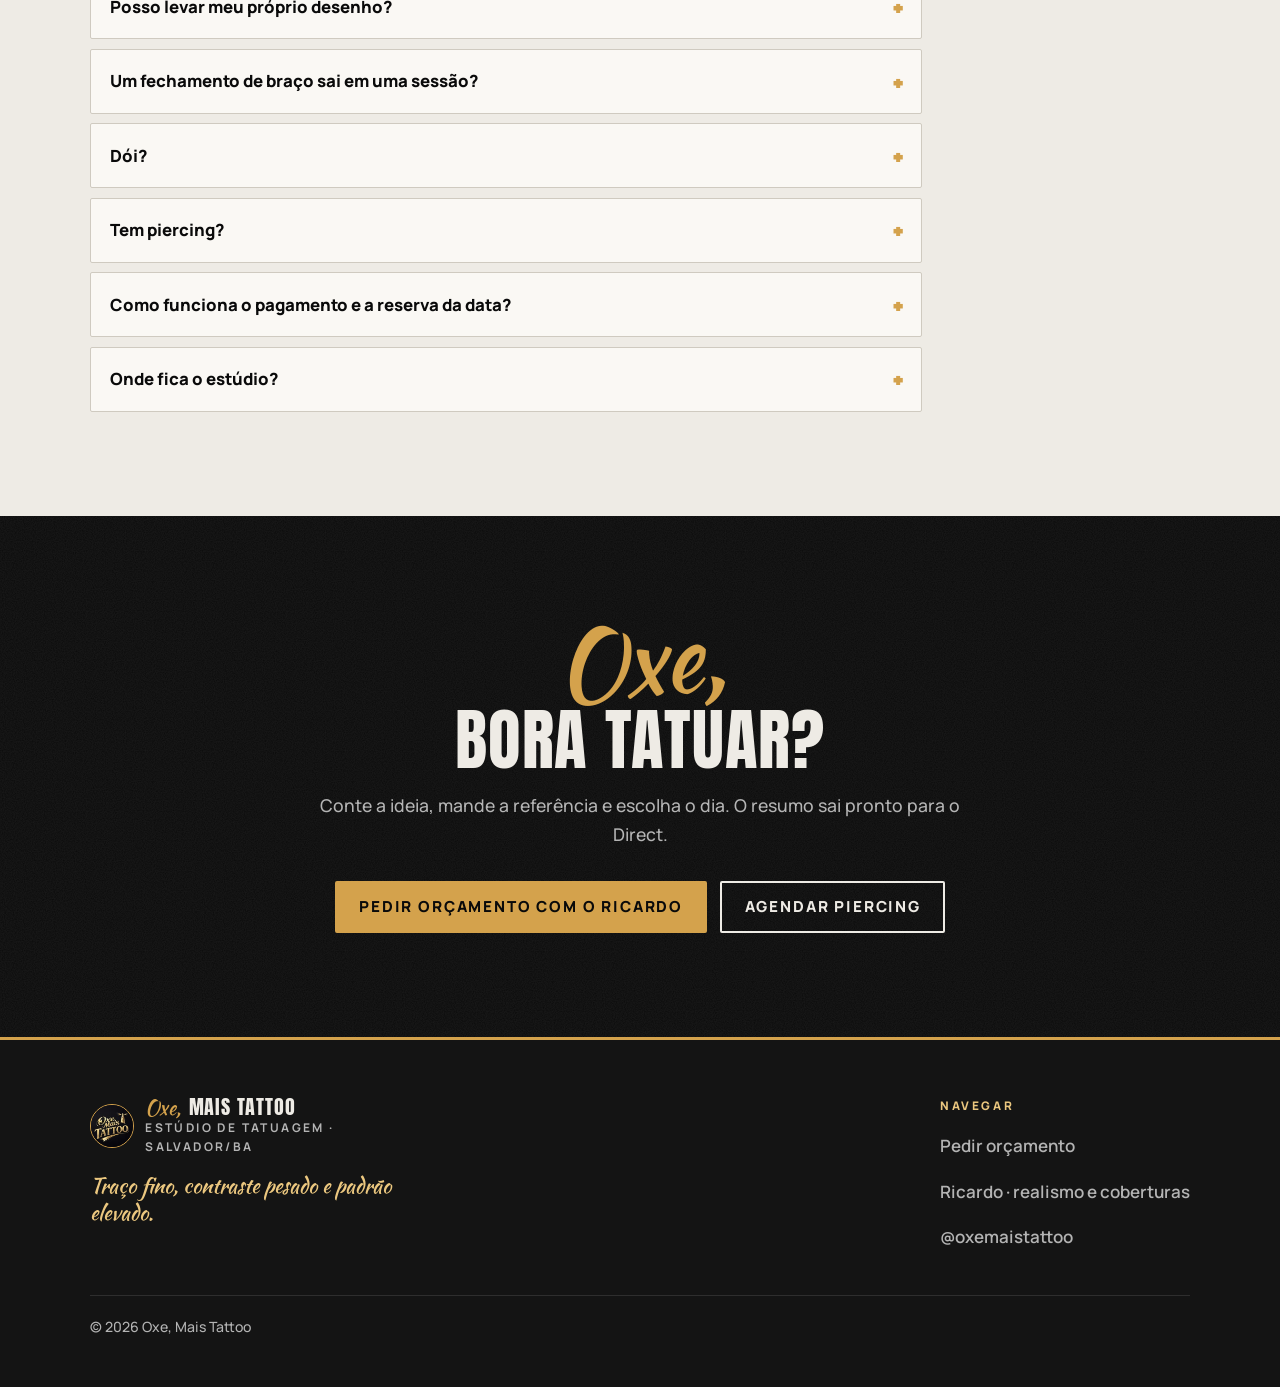
<file: processo.html>
<!DOCTYPE html>
<html lang="pt-BR">
<head>
<meta charset="UTF-8">
<meta name="viewport" content="width=device-width, initial-scale=1.0">
<title>Da ideia à pele · Oxe, Mais Tattoo</title>
<meta name="description" content="Como funciona uma tattoo no Oxe, Mais Tattoo: referência, desenho, aprovação, sessão e cicatrização. Cuidados depois da tattoo e perguntas frequentes.">
<meta name="theme-color" content="#0A0A0A">
<link rel="icon" href="fotos/logo.jpg">
<meta property="og:type" content="article">
<meta property="og:title" content="Da ideia à pele · Oxe, Mais Tattoo">
<meta property="og:description" content="Do briefing à cicatrização: o caminho da sua tattoo e os cuidados depois.">
<meta property="og:image" content="fotos/fechamento-gladiador.jpg">
<meta property="og:locale" content="pt_BR">

<link rel="preconnect" href="https://fonts.googleapis.com">
<link rel="preconnect" href="https://fonts.gstatic.com" crossorigin>
<link href="https://fonts.googleapis.com/css2?family=Anton&family=Kaushan+Script&family=Manrope:wght@400;500;600;700;800&display=swap" rel="stylesheet">
<link rel="stylesheet" href="assets/estilo.css?v=20261020132421">
</head>
<body>

<div id="faixa-demo" class="faixa-demo" hidden>
  <b>Versão de demonstração.</b> O pedido funciona de verdade, mas fica guardado só neste aparelho até ligarmos o banco de dados.
</div>

<header class="topo">
  <div class="wrap topo-in">
    <a class="marca" href="index.html" aria-label="Oxe, Mais Tattoo, início">
      <img src="fotos/logo.jpg" alt="" width="44" height="44">
      <span><b><i>Oxe,</i> Mais Tattoo</b><small>Salvador · BA</small></span>
    </a>
    <nav class="menu" aria-label="Seções">
      <a href="#etapas">Etapas</a>
      <a href="#cuidados">Cuidados</a>
      <a href="#perguntas">Perguntas</a>
      <a href="index.html#trabalhos">Trabalhos</a>
    </nav>
    <a class="btn btn-cheio mini" href="index.html#agendar">Orçamento</a>
  </div>
</header>

<main>
  <section class="proc-capa">
    <div class="wrap">
      <a class="voltar-equipe" href="index.html">← Voltar ao estúdio</a>
      <p class="olho">Processo</p>
      <h1>Da ideia <em>à pele</em></h1>
      <p class="lead">Realismo preto e cinza pede projeto. Aqui está o caminho, do primeiro “oxe, quero” até a tattoo cicatrizada.</p>
      <ol class="trilha" style="margin-top:2rem">
        <li><span>1</span><b>Ideia</b><small>Referência e briefing</small></li>
        <li><span>2</span><b>Desenho</b><small>A arte é criada</small></li>
        <li><span>3</span><b>Aprovação</b><small>Valor e data</small></li>
        <li><span>4</span><b>Sessão</b><small>No estúdio</small></li>
        <li><span>5</span><b>Cicatrização</b><small>Cuidados em casa</small></li>
      </ol>
    </div>
  </section>

  <section class="secao" id="etapas">
    <div class="wrap">
      <ol class="etapas-proc">
        <li>
          <h3>Briefing e referência</h3>
          <p>Você conta a ideia pelo pedido do site: estilo, local do corpo, tamanho e até cinco imagens de referência. Foto do lugar onde vai a tattoo ajuda muito, principalmente se for cobertura.</p>
          <p class="dica-curta">Leve o que te inspira, não precisa ser o desenho pronto.</p>
        </li>
        <li>
          <h3>Desenho e arte</h3>
          <p>O artista transforma a referência numa peça pensada para o seu corpo: posição, encaixe com o músculo e onde entra o contraste. No realismo, o desenho define luz e sombra antes de a agulha tocar a pele.</p>
        </li>
        <li>
          <h3>Aprovação</h3>
          <p>Você vê a proposta, pede ajuste se quiser e fecha valor e data. Tudo é sob orçamento: depende do tamanho, do local e do detalhe. Peças grandes, como fechamento de braço, costumam ser divididas em mais de uma sessão.</p>
        </li>
        <li>
          <h3>Sessão</h3>
          <p>No dia, venha alimentado, hidratado e com roupa que deixe o local livre. O artista transfere o desenho para a pele, confere a posição com você e só então começa.</p>
          <p class="dica-curta">Dormiu bem e comeu antes? A sessão rende mais.</p>
        </li>
        <li>
          <h3>Cicatrização e cuidados</h3>
          <p>A tattoo é uma ferida nos primeiros dias. O cuidado em casa define como o preto e o cinza vão ficar. Siga o que o artista orientar no fim da sessão; abaixo, o básico.</p>
        </li>
      </ol>
    </div>
  </section>

  <section class="secao secao-escura" id="cuidados">
    <div class="wrap">
      <p class="olho">Pós-tattoo</p>
      <h2>Cuidados depois da sessão</h2>
      <p class="sub">Orientação geral. Se o artista passar outra instrução para a sua peça, vale a dele.</p>
      <div class="cuidados">
        <div class="sim">
          <h3>Faça</h3>
          <ul>
            <li>Lave com água e sabão neutro, com as mãos limpas, e seque com papel toalha sem esfregar.</li>
            <li>Passe uma camada fina da pomada ou hidratante indicado pelo artista.</li>
            <li>Use roupa leve e folgada sobre a tattoo.</li>
            <li>Deixe a casquinha sair sozinha.</li>
            <li>Depois de cicatrizada, use protetor solar no local: é o que mantém o contraste.</li>
          </ul>
        </div>
        <div class="nao">
          <h3>Evite</h3>
          <ul>
            <li>Sol direto, praia e piscina até cicatrizar.</li>
            <li>Coçar ou arrancar pele e casquinha.</li>
            <li>Banho muito quente e bucha no local.</li>
            <li>Excesso de pomada: a pele precisa respirar.</li>
            <li>Academia que force ou esfregue a região nos primeiros dias.</li>
          </ul>
        </div>
        <div class="sim">
          <h3>Piercing</h3>
          <ul>
            <li>Limpe como o profissional orientar, sem girar a joia.</li>
            <li>Evite mexer com a mão suja e dormir em cima do lado furado.</li>
            <li>Vermelhidão forte, calor ou secreção que não melhora: fale com o estúdio.</li>
          </ul>
        </div>
      </div>
      <p class="nota">Sinal de inflamação que piora com os dias pede avaliação de um profissional de saúde.</p>
    </div>
  </section>

  <section class="secao" id="perguntas">
    <div class="wrap">
      <p class="olho">Perguntas</p>
      <h2>Dúvidas comuns</h2>
      <div class="faq">
        <details><summary>Quanto custa uma tattoo?</summary><p>Não existe tabela: o valor sai no orçamento e depende do tamanho, do local do corpo e do nível de detalhe. Peça pelo site com referência e o estúdio responde.</p></details>
        <details><summary>Vocês fazem cobertura?</summary><p>Sim. O Ricardo é especialista em coberturas. Mande uma foto da tattoo antiga no pedido e conte o que gostaria no lugar: a avaliação define o que dá para fazer por cima.</p></details>
        <details><summary>Posso levar meu próprio desenho?</summary><p>Pode. No pedido, escolha “Trago meu desenho” e anexe a imagem. O artista adapta para o tamanho e o local.</p></details>
        <details><summary>Um fechamento de braço sai em uma sessão?</summary><p>Normalmente não. Peças grandes em realismo são feitas em etapas, e o número de sessões é combinado no orçamento.</p></details>
        <details><summary>Dói?</summary><p>Depende do local e de cada pessoa. Regiões com osso perto da pele costumam incomodar mais. Ir descansado e alimentado ajuda.</p></details>
        <details><summary>Tem piercing?</summary><p>Tem. O valor é sob consulta. Agende pelo site e escreva onde quer a joia.</p></details>
        <details><summary>Como funciona o pagamento e a reserva da data?</summary><p>A forma de pagamento e a reserva da data são combinadas direto com o estúdio, na conversa do orçamento.</p></details>
        <details><summary>Onde fica o estúdio?</summary><p>O estúdio está em endereço novo, em Salvador. O endereço completo está no destaque “Novo Endereço” do @oxemaistattoo, ou é só perguntar no Direct.</p></details>
      </div>
    </div>
  </section>

  <section class="secao secao-escura cta-final">
    <div class="wrap">
      <p class="oxe" style="margin-inline:auto;transform:rotate(-4deg);transform-origin:center">Oxe,</p>
      <h2>bora tatuar?</h2>
      <p class="sub">Conte a ideia, mande a referência e escolha o dia. O resumo sai pronto para o Direct.</p>
      <div class="acoes">
        <a class="btn btn-cheio" href="index.html?artista=ricardo#agendar">Pedir orçamento com o Ricardo</a>
        <a class="btn btn-linha" href="index.html?artista=piercing#agendar">Agendar piercing</a>
      </div>
    </div>
  </section>
</main>

<footer class="rodape">
  <div class="wrap">
    <div class="rodape-in">
      <div style="max-width:22rem">
        <a class="marca" href="index.html" style="margin-bottom:.9rem">
          <img src="fotos/logo.jpg" alt="" width="44" height="44">
          <span><b><i>Oxe,</i> Mais Tattoo</b><small>Estúdio de tatuagem · Salvador/BA</small></span>
        </a>
        <p class="rodape-assina">Traço fino, contraste pesado e padrão elevado.</p>
      </div>
      <div>
        <b class="rodape-titulo">Navegar</b>
        <ul class="rodape-links">
          <li><a href="index.html#agendar">Pedir orçamento</a></li>
          <li><a href="artista.html?a=ricardo">Ricardo · realismo e coberturas</a></li>
          <li><a href="https://www.instagram.com/oxemaistattoo/" target="_blank" rel="noopener">@oxemaistattoo</a></li>
        </ul>
      </div>
    </div>
    <div class="creditos"><span>© <span id="ano"></span> Oxe, Mais Tattoo</span></div>
  </div>
</footer>

<a class="flutua" href="index.html#agendar">Pedir orçamento</a>

<script src="assets/config.js?v=20261020132421"></script>
<script src="assets/site.js?v=20261020132421"></script>
</body>
</html>
</file>
<file: assets/estilo.css>
/* =====================================================================
   Oxe, Mais Tattoo — folha de estilo
   Conceito: "farol". O logo do estúdio traz um farol dourado: a capa tem
   um facho de luz girando sobre o preto, e o resto do site é preto e
   cinza como as tattoos da casa, com o dourado do logo só como acento.
   Ritmo: seções claras (osso) e escuras (preto) alternadas, como o
   contraste pesado do realismo. Títulos em Anton (condensada pesada),
   "Oxe," em letra cursiva (Kaushan Script), texto em Manrope.
   Contraste: texto corrido >= 7:1 nos dois fundos; dourado só em letra
   grande, borda ou fundo com texto preto por cima (~9:1).
   ===================================================================== */

:root{
  --preto:   #0A0A0A;
  --carvao:  #141414;
  --grafite: #1F1F1F;
  --chumbo:  #2E2E2E;
  --cinza:   #B4B4B4;   /* texto secundário no preto (~10:1) */
  --cinza-2: #4A4A4A;   /* texto secundário no osso (~8:1) */
  --osso:    #EEEBE5;
  --osso-2:  #E2DED6;
  --branco:  #FAF8F4;
  --ouro:    #D4A24C;
  --ouro-claro: #EBC77F;
  --zap:     #25D366;
  --erro:    #B3261E;

  --display: 'Anton', 'Impact', 'Arial Narrow Bold', sans-serif;
  --script:  'Kaushan Script', 'Brush Script MT', cursive;
  --corpo:   'Manrope', system-ui, -apple-system, 'Segoe UI', sans-serif;

  --larg: 1180px;
  --raio: 2px;
  --grao: url("data:image/svg+xml,%3Csvg xmlns='http://www.w3.org/2000/svg' width='200' height='200'%3E%3Cfilter id='n'%3E%3CfeTurbulence type='fractalNoise' baseFrequency='.9' numOctaves='2' stitchTiles='stitch'/%3E%3CfeColorMatrix values='0 0 0 0 1 0 0 0 0 1 0 0 0 0 1 0 0 0 .07 0'/%3E%3C/filter%3E%3Crect width='200' height='200' filter='url(%23n)'/%3E%3C/svg%3E");
}

*{margin:0;padding:0;box-sizing:border-box}
[hidden]{display:none !important}
html{scroll-behavior:smooth;scroll-padding-top:80px;-webkit-text-size-adjust:100%}
body{
  font-family:var(--corpo);font-size:1.0625rem;font-weight:500;line-height:1.65;
  background:var(--osso);color:var(--preto);overflow-x:clip;-webkit-font-smoothing:antialiased;
}
img{display:block;max-width:100%}
a{color:inherit}
button{font:inherit;color:inherit;background:none;border:none;cursor:pointer}
:focus-visible{outline:3px solid var(--ouro);outline-offset:3px}

.wrap{max-width:var(--larg);margin:0 auto;padding:0 clamp(1rem,4vw,2.5rem)}
.secao{padding:clamp(3.5rem,9vw,6.5rem) 0;position:relative}
.secao-escura{background:var(--grao), var(--preto);color:var(--osso)}
.secao-escura .sub{color:var(--cinza)}

h1,h2,h3{font-family:var(--display);font-weight:400;line-height:1.02;text-transform:uppercase;letter-spacing:.01em}
h2{font-size:clamp(2.2rem,7vw,4.2rem);margin-bottom:1rem}
h3{font-size:1.35rem;letter-spacing:.02em}
.olho{
  display:flex;align-items:center;gap:.7rem;margin-bottom:.9rem;
  font-weight:800;font-size:.82rem;letter-spacing:.24em;text-transform:uppercase;color:var(--cinza-2);
}
.olho::before{content:"";width:34px;height:2px;background:var(--ouro)}
.secao-escura .olho,.capa .olho{color:var(--ouro-claro)}
.sub{max-width:40rem;font-size:1.1rem;color:var(--cinza-2);margin-bottom:2rem}
.sub b{color:inherit}
.cab-linha{display:flex;flex-wrap:wrap;align-items:flex-end;justify-content:space-between;gap:0 2rem}
.cab-linha .sub{max-width:24rem}

/* ---------- botões ---------- */
.btn{
  display:inline-flex;align-items:center;justify-content:center;gap:.5rem;
  min-height:52px;padding:.75rem 1.4rem;border-radius:var(--raio);
  font-weight:800;font-size:.95rem;letter-spacing:.12em;text-transform:uppercase;
  text-decoration:none;text-align:center;line-height:1.2;
  border:2px solid currentColor;background:transparent;color:inherit;
  transition:background .2s, color .2s, border-color .2s, transform .2s;
}
.btn:hover{transform:translateY(-2px)}
.btn:active{transform:translateY(1px)}
.btn:disabled{opacity:.55;cursor:not-allowed;transform:none}
.btn-cheio{background:var(--ouro);border-color:var(--ouro);color:var(--preto)}
.btn-cheio:hover{background:var(--ouro-claro);border-color:var(--ouro-claro)}
.btn-linha:hover{background:var(--preto);color:var(--osso);border-color:var(--preto)}
.secao-escura .btn-linha:hover,.capa .btn-linha:hover,.rodape .btn-linha:hover{background:var(--osso);color:var(--preto);border-color:var(--osso)}
.btn-zap{background:var(--zap);border-color:var(--zap);color:var(--preto)}
.btn-direct{background:var(--ouro);border-color:var(--ouro);color:var(--preto)}
.btn-bloco{width:100%}
.mini{min-height:44px;padding:.45rem 1rem;font-size:.82rem}
.acoes{display:flex;flex-wrap:wrap;gap:.8rem;margin-top:1.6rem}

.faixa-demo{background:var(--ouro);color:var(--preto);font-size:.92rem;text-align:center;padding:.5rem 1rem}

/* ---------- topo ---------- */
.topo{position:sticky;top:0;z-index:50;background:rgba(10,10,10,.92);color:var(--osso);backdrop-filter:blur(10px);border-bottom:1px solid var(--chumbo)}
.topo-in{display:flex;align-items:center;gap:1rem;min-height:70px}
.marca{display:flex;align-items:center;gap:.7rem;text-decoration:none;margin-right:auto;min-width:0}
.marca img{width:44px;height:44px;border-radius:50%;border:1px solid var(--ouro);flex:none;object-fit:cover}
.marca b{display:block;font-family:var(--display);font-weight:400;font-size:1.25rem;letter-spacing:.04em;text-transform:uppercase;line-height:1.05}
.marca b i{font-family:var(--script);font-style:normal;text-transform:none;color:var(--ouro);letter-spacing:0;margin-right:.1rem}
.marca small{display:block;font-size:.75rem;font-weight:700;letter-spacing:.2em;text-transform:uppercase;color:var(--cinza)}
.menu{display:flex;gap:.2rem}
.menu a{font-weight:700;font-size:.85rem;letter-spacing:.1em;text-transform:uppercase;text-decoration:none;padding:.6rem .7rem;color:var(--cinza)}
.menu a:hover{color:var(--ouro-claro)}
@media(max-width:1000px){ .menu{display:none} }

/* ---------- capa: farol ---------- */
.capa{position:relative;overflow:hidden;background:var(--grao), radial-gradient(ellipse at 70% 30%, #1d1a14, var(--preto) 60%);color:var(--osso);padding:clamp(3rem,8vw,6rem) 0 clamp(3.5rem,8vw,6rem)}
.farol{
  position:absolute;width:1600px;height:1600px;left:50%;top:-520px;margin-left:-800px;pointer-events:none;
  background:conic-gradient(from 0deg, transparent 0 40deg, rgba(212,162,76,.16) 52deg, rgba(235,199,127,.05) 64deg, transparent 76deg 220deg, rgba(212,162,76,.10) 232deg, transparent 250deg);
  filter:blur(18px);animation:gira 22s linear infinite;
}
@keyframes gira{to{transform:rotate(360deg)}}
.capa-in{position:relative;display:grid;gap:3rem;align-items:center}
@media(min-width:940px){ .capa-in{grid-template-columns:1.05fr .95fr} }
.oxe{font-family:var(--script);font-size:clamp(3.2rem,11vw,6rem);line-height:.9;color:var(--ouro);margin:-.2rem 0 .2rem -.2rem;transform:rotate(-4deg);transform-origin:left}
.capa h1{font-size:clamp(2.9rem,9.5vw,6.2rem);line-height:.94}
.capa h1 span{display:block;-webkit-text-stroke:1.5px var(--osso);color:transparent}
.capa h1 em{display:block;font-style:normal;color:var(--ouro-claro);font-size:.52em;letter-spacing:.06em;margin-top:.5rem}
.lead{font-size:1.18rem;color:var(--cinza);max-width:32rem;margin-top:1.3rem}
.caminhos{display:flex;flex-wrap:wrap;gap:.8rem;margin-top:2rem}
.caminho{flex-direction:column;align-items:flex-start;text-align:left;gap:.15rem;min-width:230px}
.caminho small{font-size:.78rem;letter-spacing:.06em;text-transform:none;font-weight:600;opacity:.85}
.capa-nota{margin-top:1.1rem;font-size:.85rem;font-weight:700;letter-spacing:.14em;text-transform:uppercase;color:var(--cinza)}
.capa-fotos{position:relative;display:grid;grid-template-columns:1fr 1fr;grid-template-rows:auto auto;gap:.8rem}
.cf{overflow:hidden;border-radius:var(--raio);background:var(--grafite);position:relative}
.cf img{width:100%;height:100%;object-fit:cover;aspect-ratio:3/4;filter:grayscale(.15) contrast(1.05)}
.cf-1{grid-row:span 2;border:1px solid var(--ouro)}
.cf-1 img{aspect-ratio:auto;min-height:100%}
.cf-2 img,.cf-3 img{aspect-ratio:1/1}

/* faixa corrida */
.fita-corre{background:var(--ouro);color:var(--preto);overflow:hidden;white-space:nowrap;border-block:1px solid var(--preto)}
.fita-corre div{display:inline-flex;align-items:center;gap:1.2rem;padding:.75rem 0;animation:corre 30s linear infinite}
.fita-corre span{font-family:var(--display);font-size:1.35rem;text-transform:uppercase;letter-spacing:.06em}
.fita-corre i{font-style:normal;font-size:.8rem}
@keyframes corre{to{transform:translateX(-50%)}}

/* ---------- padrão (3 pilares) ---------- */
.pilares{list-style:none;display:grid;grid-template-columns:repeat(auto-fit,minmax(min(100%,250px),1fr));border-top:2px solid var(--preto)}
.pilares li{padding:1.6rem 1.4rem 1.6rem 0;border-bottom:1px solid #C9C4BA}
@media(min-width:800px){ .pilares li{border-bottom:0;padding-right:2rem} .pilares li + li{border-left:1px solid #C9C4BA;padding-left:2rem} }
.pilares .num{display:block;font-family:var(--display);font-size:3.4rem;line-height:1;color:transparent;-webkit-text-stroke:1.5px var(--preto);margin-bottom:.6rem}
.pilares h3{font-size:1.7rem;margin-bottom:.4rem}
.pilares p{color:var(--cinza-2)}

/* ---------- galeria ---------- */
.galeria{display:grid;grid-template-columns:repeat(auto-fill,minmax(min(46%,260px),1fr));gap:.7rem}
.peca{position:relative;overflow:hidden;border-radius:var(--raio);background:var(--grafite)}
.peca-btn{display:block;width:100%;cursor:zoom-in}
.peca img{width:100%;aspect-ratio:3/4;object-fit:cover;transition:transform .5s, filter .5s;filter:grayscale(.2)}
.peca:hover img,.peca:focus-within img{transform:scale(1.05);filter:none}
.peca figcaption{
  position:absolute;inset:auto 0 0 0;padding:2.2rem .8rem .7rem;font-size:.86rem;font-weight:600;line-height:1.35;color:var(--osso);
  background:linear-gradient(transparent, rgba(0,0,0,.88));pointer-events:none;
}
.peca figcaption small{display:block;color:var(--ouro-claro);font-weight:800;letter-spacing:.12em;text-transform:uppercase;font-size:.7rem;margin-top:.15rem}
@media(min-width:900px){ #mural-capa .peca:nth-child(6n+1){grid-row:span 2} #mural-capa .peca:nth-child(6n+1) img{aspect-ratio:auto;height:100%} }

/* ---------- equipe ---------- */
.equipe-in{display:grid;gap:2.5rem;align-items:start}
@media(min-width:900px){ .equipe-in{grid-template-columns:.9fr 1.1fr} }
.citacao{font-family:var(--script);font-size:clamp(1.6rem,4.5vw,2.2rem);line-height:1.2;color:var(--preto);border-left:3px solid var(--ouro);padding-left:1.1rem;margin-top:1.5rem}
.citacao small{display:block;font-family:var(--corpo);font-size:.8rem;font-weight:800;letter-spacing:.16em;text-transform:uppercase;color:var(--cinza-2);margin-top:.5rem}
.equipe-grade{display:grid;grid-template-columns:repeat(auto-fill,minmax(min(100%,320px),1fr));gap:1.2rem}
.artista-card{background:var(--preto);color:var(--osso);border-radius:var(--raio);overflow:hidden;display:flex;flex-direction:column}
.ac-link{display:block;text-decoration:none;flex:1}
.ac-capa{display:block;position:relative;overflow:hidden}
.ac-capa img{width:100%;aspect-ratio:4/3;object-fit:cover;transition:transform .6s}
.ac-link:hover .ac-capa img{transform:scale(1.04)}
.ac-selo{position:absolute;top:.8rem;left:.8rem;background:var(--ouro);color:var(--preto);font-weight:800;font-size:.72rem;letter-spacing:.14em;text-transform:uppercase;padding:.3rem .6rem;border-radius:var(--raio)}
.ac-txt{display:flex;align-items:center;gap:.9rem;padding:1rem 1.2rem 0;margin-top:-2.4rem;position:relative}
.ac-rosto{flex:none;width:76px;height:76px;border-radius:50%;overflow:hidden;border:3px solid var(--preto);outline:1px solid var(--ouro);background:var(--grafite)}
.ac-rosto img{width:100%;height:100%;object-fit:cover}
.ac-nomes{padding-top:2rem}
.ac-oficio{display:block;font-size:.72rem;font-weight:800;letter-spacing:.2em;text-transform:uppercase;color:var(--ouro-claro)}
.ac-nome{font-size:2rem}
.ac-arroba{display:block;font-size:.9rem;color:var(--cinza)}
.ac-linha{display:block;padding:.7rem 1.2rem 0;color:var(--cinza)}
.ac-acoes{display:flex;flex-wrap:wrap;gap:.6rem;padding:1.2rem}
.ac-acoes .btn{flex:1 1 auto;font-size:.8rem}
.artista-card .btn-linha:hover{background:var(--osso);color:var(--preto);border-color:var(--osso)}

/* ---------- cobertura ---------- */
.cobertura{display:grid;gap:2.5rem;align-items:center}
@media(min-width:880px){ .cobertura{grid-template-columns:1fr 1fr} }
.antes-depois{display:block;border:1px solid var(--ouro);border-radius:var(--raio);overflow:hidden;cursor:zoom-in}
.antes-depois img{width:100%;transition:transform .5s}
.antes-depois:hover img{transform:scale(1.03)}
.lista-check{list-style:none;display:grid;gap:.6rem;margin-top:-.6rem}
.lista-check li{display:flex;gap:.8rem;align-items:baseline;font-weight:600}
.lista-check li::before{content:"";flex:none;width:10px;height:10px;background:var(--ouro);transform:rotate(45deg) translateY(-2px)}

/* ---------- piercing ---------- */
.piercing-in{display:grid;gap:2.5rem;align-items:center}
@media(min-width:880px){ .piercing-in{grid-template-columns:1.1fr .9fr} }
.mini-passos{list-style:none;counter-reset:p;display:grid;gap:.8rem}
.mini-passos li{counter-increment:p;display:grid;grid-template-columns:auto 1fr;gap:0 1rem;padding:1.1rem 1.2rem;background:var(--branco);border:1px solid #CFCAC0;border-radius:var(--raio)}
.mini-passos li::before{content:counter(p,decimal-leading-zero);grid-row:span 2;font-family:var(--display);font-size:2rem;line-height:1;color:var(--ouro)}
.mini-passos span{color:var(--cinza-2);font-size:.95rem}

/* ---------- trilha (processo resumido) ---------- */
.trilha{list-style:none;display:grid;grid-template-columns:repeat(auto-fit,minmax(min(100%,170px),1fr));gap:0;margin-top:1rem;position:relative}
.trilha li{position:relative;padding:1.4rem 1rem 1rem 0}
.trilha li::after{content:"";position:absolute;left:3.2rem;right:0;top:2.55rem;height:1px;background:linear-gradient(90deg,var(--ouro),transparent)}
.trilha li:last-child::after{display:none}
.trilha span{display:grid;place-items:center;width:46px;height:46px;border:1px solid var(--ouro);border-radius:50%;font-family:var(--display);font-size:1.3rem;color:var(--ouro-claro);margin-bottom:.8rem;background:var(--preto);position:relative;z-index:1}
.trilha b{display:block;font-family:var(--display);font-weight:400;font-size:1.5rem;text-transform:uppercase;letter-spacing:.02em}
.trilha small{color:var(--cinza);font-size:.92rem}

/* ---------- tipos de sessão ---------- */
.tipos{display:grid;grid-template-columns:repeat(auto-fill,minmax(min(100%,250px),1fr));gap:.8rem}
.tipo{display:flex;flex-direction:column;gap:.4rem;padding:1.3rem;background:var(--branco);border:1px solid #CFCAC0;border-top:3px solid var(--preto);border-radius:var(--raio)}
.tipo-perf{border-top-color:var(--ouro)}
.tipo-cat{font-size:.72rem;font-weight:800;letter-spacing:.2em;text-transform:uppercase;color:var(--cinza-2)}
.tipo h3{font-size:1.5rem}
.tipo p{color:var(--cinza-2);font-size:.96rem;flex:1}
.tipo .meta{display:flex;justify-content:space-between;gap:.5rem;font-size:.85rem;font-weight:700;padding-top:.6rem;border-top:1px dashed #C9C4BA;margin-bottom:.6rem}
.tipo .btn{align-self:flex-start}
.carregando{color:var(--cinza-2);padding:1rem 0;font-weight:600}

/* ---------- pedido (ficha clara dentro do preto) ---------- */
.painel{background:var(--osso);color:var(--preto);border-radius:var(--raio);border-top:4px solid var(--ouro);padding:clamp(1rem,3.4vw,2.2rem);box-shadow:0 30px 80px rgba(0,0,0,.45)}
.passos{display:flex;gap:.35rem;margin-bottom:1.5rem}
.passo{flex:1 1 0;min-width:0;padding:.55rem .3rem;text-align:center;font-size:.78rem;font-weight:800;letter-spacing:.08em;text-transform:uppercase;border-bottom:3px solid #C9C4BA;color:var(--cinza-2);white-space:nowrap;overflow:hidden;text-overflow:ellipsis}
.passo[data-estado="atual"]{border-color:var(--preto);color:var(--preto)}
.passo[data-estado="feito"]{border-color:var(--ouro);color:var(--preto)}
@media(max-width:600px){ .passo{font-size:0;flex:1} .passo::first-letter{font-size:.85rem} .passo[data-estado="atual"]{font-size:.78rem;flex:3.4} }

.escolhas{display:flex;flex-wrap:wrap;gap:.5rem;margin-bottom:1.2rem}
.escolha{display:flex;flex-direction:column;align-items:flex-start;text-align:left;background:var(--branco);border:1px solid #BDB7AC;border-radius:var(--raio);padding:.35rem .8rem;min-height:46px}
.escolha small{font-size:.7rem;font-weight:800;letter-spacing:.16em;text-transform:uppercase;color:var(--cinza-2)}
.escolha span{font-weight:700;font-size:.98rem;line-height:1.2}
.escolha:hover{border-color:var(--preto)}

.etapa{display:none}
.etapa[data-ativa]{display:block}
.etapa > h3{font-size:clamp(1.6rem,5vw,2.3rem);margin-bottom:.3rem}
.dica{color:var(--cinza-2);margin-bottom:1.2rem}

.lista-barbeiros{display:grid;grid-template-columns:repeat(auto-fill,minmax(min(100%,260px),1fr));gap:.8rem}
.barbeiro-opcao{display:flex;align-items:center;gap:.9rem;text-align:left;padding:.9rem;min-height:92px;background:var(--branco);border:1px solid #BDB7AC;border-radius:var(--raio);transition:border-color .2s}
.barbeiro-opcao:hover{border-color:var(--preto)}
.barbeiro-opcao[aria-pressed="true"]{background:var(--preto);color:var(--osso);border-color:var(--preto)}
.barbeiro-opcao[aria-pressed="true"] .barbeiro-txt span{color:var(--cinza)}
.barbeiro-opcao:disabled{opacity:.6;cursor:not-allowed}
.barbeiro-foto{flex:none;width:64px;height:64px;border-radius:50%;overflow:hidden;display:grid;place-items:center;background:var(--preto);color:var(--osso);border:1px solid var(--ouro)}
.barbeiro-foto img{width:100%;height:100%;object-fit:cover}
.iniciais{font-family:var(--display);font-size:1.2rem}
.barbeiro-txt strong{display:block;font-size:1.12rem;font-weight:800;line-height:1.2}
.barbeiro-txt span{display:block;font-size:.92rem;color:var(--cinza-2);line-height:1.35}

.grupo-servico{font-size:.78rem;font-weight:800;letter-spacing:.2em;text-transform:uppercase;color:var(--cinza-2);margin:1.3rem 0 .5rem}
.grupo-servico:first-child{margin-top:0}
.lista-escolha{display:grid;grid-template-columns:repeat(auto-fill,minmax(min(100%,300px),1fr));gap:.6rem}
.opcao{display:flex;justify-content:space-between;align-items:center;gap:.8rem;text-align:left;padding:.85rem 1rem;min-height:66px;background:var(--branco);border:1px solid #BDB7AC;border-radius:var(--raio)}
.opcao strong{display:block;font-size:1.04rem;font-weight:800}
.opcao span{display:block;font-size:.92rem;color:var(--cinza-2);line-height:1.35}
.opcao .val{flex:none;font-size:.75rem;font-weight:800;letter-spacing:.08em;text-transform:uppercase;border:1px solid currentColor;padding:.2rem .5rem;border-radius:var(--raio)}
.opcao:hover{border-color:var(--preto)}
.opcao[aria-pressed="true"]{background:var(--preto);color:var(--osso);border-color:var(--preto)}
.opcao[aria-pressed="true"] span{color:var(--cinza)}
@media(max-width:420px){ .opcao{flex-direction:column;align-items:flex-start;gap:.45rem} }

.projeto{background:var(--branco);border:1px solid #CFCAC0;border-radius:var(--raio);padding:1.1rem;margin-bottom:1rem}
.campos{display:grid;gap:1rem}
.campos-2{display:grid;grid-template-columns:1fr 1fr;gap:1rem}
@media(max-width:600px){ .campos-2{grid-template-columns:1fr} }
.campo label,.rotulo-campo{display:block;font-size:.78rem;font-weight:800;letter-spacing:.16em;text-transform:uppercase;margin-bottom:.4rem}
.rotulo-campo small,.campo label small{text-transform:none;font-weight:500;letter-spacing:0;font-size:.9rem}
.campo input,.campo select,.campo textarea{width:100%;min-height:52px;padding:.7rem .9rem;font:inherit;font-size:1.05rem;color:var(--preto);background:#fff;border:1px solid #9C968B;border-radius:var(--raio)}
.campo textarea{min-height:110px;resize:vertical}
.campo input::placeholder,.campo textarea::placeholder{color:#6B665E}
.campo input:focus,.campo select:focus,.campo textarea:focus{outline:2px solid var(--ouro);outline-offset:1px;border-color:var(--preto)}
.campo .ajuda{font-size:.9rem;color:var(--cinza-2);margin-top:.3rem}
.falta,.campo .falta{outline:2px solid var(--erro) !important;outline-offset:2px}

.chips{display:flex;flex-wrap:wrap;gap:.45rem}
.chip{min-height:44px;padding:.4rem .95rem;border:1px solid #9C968B;border-radius:100px;background:#fff;font-weight:700;font-size:.95rem}
.chip:hover{border-color:var(--preto)}
.chip[aria-pressed="true"]{background:var(--preto);color:var(--ouro-claro);border-color:var(--preto)}

.anexo-zona{display:flex;flex-wrap:wrap;align-items:center;gap:.8rem;padding:1rem;border:1px dashed #9C968B;border-radius:var(--raio);background:#fff}
.anexo-zona.arrastando{background:#F6EBD4;border-color:var(--ouro)}
.anexo-dica{font-size:.92rem;color:var(--cinza-2);flex:1;min-width:12rem}
.so-desktop{display:none}
@media(hover:hover) and (pointer:fine){ .so-desktop{display:inline} }
@media(max-width:600px){ .anexo-add{width:100%} }
.anexo-lista{list-style:none;display:flex;flex-wrap:wrap;gap:.6rem;margin-top:.7rem}
.anexo-lista:empty{display:none}
.anexo-lista li{position:relative;width:88px;height:88px;border-radius:var(--raio);overflow:hidden;background:var(--osso-2)}
.anexo-lista img{width:100%;height:100%;object-fit:cover}
.anexo-tira{position:absolute;top:4px;right:4px;width:30px;height:30px;border-radius:50%;background:var(--preto);color:var(--osso);display:grid;place-items:center}
.anexo-tira:hover{background:var(--erro)}
.anexo-msg .aviso{margin-top:.6rem}
.anexo-ok{margin:.2rem auto 1rem;max-width:34rem;font-weight:700;background:#F6EBD4;border:1px solid var(--ouro);padding:.5rem .8rem;border-radius:var(--raio)}
.anexo-ok.anexo-falhou{background:#F8DEDA;border-color:var(--erro)}

.voltar{font-weight:700;font-size:.95rem;text-decoration:underline;text-underline-offset:4px;padding:.6rem .3rem;min-height:46px;color:var(--cinza-2)}
.voltar:hover{color:var(--preto)}

.fita{display:flex;gap:.45rem;overflow-x:auto;padding:4px 2px 12px;scroll-snap-type:x mandatory}
.fita::-webkit-scrollbar{height:6px}
.fita::-webkit-scrollbar-thumb{background:var(--preto)}
.dia{flex:none;scroll-snap-align:start;width:70px;min-height:84px;display:flex;flex-direction:column;align-items:center;justify-content:center;background:var(--branco);border:1px solid #BDB7AC;border-radius:var(--raio)}
.dia .sem{font-size:.72rem;font-weight:800;letter-spacing:.14em;text-transform:uppercase}
.dia .num{font-family:var(--display);font-size:1.7rem;line-height:1.1}
.dia .mes{font-size:.75rem;font-weight:700;letter-spacing:.08em;text-transform:uppercase;color:var(--cinza-2)}
.dia:hover:not(:disabled){border-color:var(--preto)}
.dia[aria-pressed="true"]{background:var(--preto);color:var(--ouro-claro);border-color:var(--preto)}
.dia[aria-pressed="true"] .mes{color:var(--cinza)}
.dia:disabled{background:transparent;border-style:dashed;color:#77726A;cursor:not-allowed}
.dia:disabled .num{text-decoration:line-through}
.titulo-dia{font-weight:800;margin:1rem 0 .6rem}
.titulo-dia:first-letter{text-transform:uppercase}
.blocos-hora + .blocos-hora{margin-top:1rem}
.turno{font-size:.75rem;font-weight:800;letter-spacing:.18em;text-transform:uppercase;color:var(--cinza-2);margin-bottom:.45rem}
.grade-horas{display:grid;grid-template-columns:repeat(auto-fill,minmax(84px,1fr));gap:.45rem}
.hora{min-height:50px;background:var(--branco);border:1px solid #BDB7AC;border-radius:var(--raio);font-weight:800;font-size:1.05rem}
.hora:hover{background:var(--preto);color:var(--ouro-claro);border-color:var(--preto)}
.vazio{padding:1.2rem;border:1px dashed #9C968B;border-radius:var(--raio);background:var(--branco)}
.vazio b{display:block;font-family:var(--display);font-weight:400;text-transform:uppercase;font-size:1.2rem}

.resumo{background:var(--branco);border:1px solid #CFCAC0;border-left:3px solid var(--ouro);border-radius:var(--raio);padding:1rem 1.1rem;margin-bottom:1.2rem}
.resumo dl{display:grid;grid-template-columns:auto 1fr;gap:.4rem 1rem}
.resumo dt{font-size:.75rem;font-weight:800;letter-spacing:.14em;text-transform:uppercase;padding-top:.2rem;color:var(--cinza-2)}
.resumo dd{font-weight:700}
.resumo .total{font-weight:800}

.aviso{padding:.75rem .95rem;border-radius:var(--raio);font-weight:600;margin:.6rem 0;border:1px solid}
.aviso-erro{background:#F8DEDA;color:#8A1C16;border-color:#D9A39C}
.aviso-ok{background:#F6EBD4;border-color:var(--ouro)}
.aviso-neutro{background:var(--osso-2);border-color:#C9C4BA}

.sucesso{text-align:center;padding:1rem 0}
.selo-ok{width:74px;height:74px;margin:0 auto 1rem;border-radius:50%;display:grid;place-items:center;background:var(--preto);color:var(--ouro)}
.sucesso h3{font-size:clamp(2rem,7vw,3rem)}
.sucesso .com{font-weight:800;font-size:1.1rem}
.rotulo-codigo{font-size:.75rem;font-weight:800;letter-spacing:.2em;text-transform:uppercase;color:var(--cinza-2)}
.codigo{display:inline-block;font-family:var(--display);font-size:2.4rem;letter-spacing:.2em;background:var(--preto);color:var(--ouro-claro);padding:.2rem .8rem .2rem 1rem;margin:.3rem 0 1rem}
.sucesso p.expl{max-width:34rem;margin:0 auto 1.4rem;color:var(--cinza-2)}
.sucesso .acoes{justify-content:center}
.copiado{margin-top:1rem;font-weight:700;white-space:pre-line;overflow-wrap:anywhere}
@media(max-width:520px){ .sucesso .acoes .btn{width:100%} }

/* ---------- consulta ---------- */
.dupla{display:grid;grid-template-columns:1fr 1fr;gap:2.5rem;align-items:start}
@media(max-width:840px){ .dupla{grid-template-columns:1fr} }
.cartao{background:var(--branco);border:1px solid #CFCAC0;border-top:3px solid var(--preto);border-radius:var(--raio);padding:1.4rem}

/* ---------- onde ---------- */
.local-in{display:grid;gap:2.5rem;align-items:center}
@media(min-width:880px){ .local-in{grid-template-columns:1.2fr .8fr} }
.info-item{padding:.9rem 0;border-bottom:1px solid var(--chumbo)}
.info-item b.rot{display:block;font-size:.74rem;font-weight:800;letter-spacing:.2em;text-transform:uppercase;color:var(--ouro-claro)}
.info-item span,.info-item a{font-size:1.15rem;font-weight:700;line-height:1.4}
.info-item span small{display:block;font-size:.95rem;font-weight:500;color:var(--cinza)}
.info-item a{text-underline-offset:4px;display:inline-flex;align-items:center;min-height:44px}
.farol-cartao{position:relative;display:grid;place-items:center;text-align:center;gap:.4rem;aspect-ratio:1;max-width:360px;width:100%;margin-inline:auto;border:1px solid var(--chumbo);border-radius:50%;
  background:radial-gradient(circle, rgba(212,162,76,.18), transparent 65%)}
.farol-cartao img{width:120px;height:120px;border-radius:50%;border:1px solid var(--ouro)}
.farol-cartao p{font-family:var(--display);font-size:1.6rem;text-transform:uppercase;letter-spacing:.04em}
.farol-cartao small{font-size:.75rem;font-weight:800;letter-spacing:.24em;text-transform:uppercase;color:var(--cinza)}
.mapa{border-radius:var(--raio);overflow:hidden;min-height:320px}
.mapa iframe{display:block;width:100%;min-height:320px;border:0}

/* ---------- rodapé ---------- */
.rodape{background:var(--carvao);color:var(--osso);padding:3.5rem 0 6.5rem;border-top:3px solid var(--ouro)}
.rodape-in{display:flex;flex-wrap:wrap;gap:2.5rem;justify-content:space-between}
.rodape-assina{font-family:var(--script);font-size:1.3rem;color:var(--ouro-claro);line-height:1.3}
.rodape-titulo{display:block;font-size:.74rem;font-weight:800;letter-spacing:.22em;text-transform:uppercase;color:var(--ouro-claro);margin-bottom:.5rem}
.rodape-links{list-style:none;display:grid}
.rodape-links a{display:inline-block;padding:.55rem 0;font-weight:600;color:var(--cinza);text-decoration:none}
.rodape-links a:hover{color:var(--osso)}
.creditos{margin-top:2.2rem;padding-top:1.2rem;border-top:1px solid var(--chumbo);display:flex;flex-wrap:wrap;gap:1rem;justify-content:space-between;font-size:.88rem;color:var(--cinza)}
@media(min-width:1001px){ .rodape{padding-bottom:3rem} }

.flutua{position:fixed;left:50%;bottom:14px;transform:translateX(-50%);z-index:60;display:flex;align-items:center;padding:.85rem 1.4rem;min-height:54px;white-space:nowrap;max-width:calc(100vw - 24px);
  font-weight:800;font-size:.9rem;letter-spacing:.14em;text-transform:uppercase;text-decoration:none;background:var(--ouro);color:var(--preto);border-radius:var(--raio);box-shadow:0 10px 30px rgba(0,0,0,.4)}
@media(min-width:1001px){ .flutua{display:none} }
.flutua[hidden]{display:none}

/* ---------- página do artista ---------- */
.art-capa{position:relative;background:var(--preto);color:var(--osso);overflow:hidden}
.art-capa-fundo{position:absolute;inset:0}
.art-capa-fundo img{width:100%;height:100%;object-fit:cover;opacity:.32;filter:grayscale(1) contrast(1.1)}
.art-capa-fundo::after{content:"";position:absolute;inset:0;background:linear-gradient(90deg,var(--preto) 15%,rgba(10,10,10,.6) 60%,rgba(10,10,10,.85))}
.art-capa-in{position:relative;padding:clamp(2.5rem,7vw,5rem) 0;display:grid;gap:1.4rem;max-width:44rem}
.voltar-equipe{display:inline-block;width:fit-content;font-size:.8rem;font-weight:800;letter-spacing:.18em;text-transform:uppercase;color:var(--cinza);text-decoration:none;padding:.5rem 0}
.voltar-equipe:hover{color:var(--ouro-claro)}
.art-id{display:flex;align-items:center;gap:1.2rem}
.art-id img{width:104px;height:104px;border-radius:50%;object-fit:cover;border:2px solid var(--ouro);flex:none}
.art-oficio{font-size:.78rem;font-weight:800;letter-spacing:.22em;text-transform:uppercase;color:var(--ouro-claro)}
.art-capa h1{font-size:clamp(3.2rem,12vw,6.5rem);line-height:.92}
.arroba{display:inline-block;font-weight:700;color:var(--osso);text-underline-offset:4px;padding:.3rem 0}
.art-linha{font-size:1.25rem;color:var(--cinza)}
.art-destaque{display:inline-block;width:fit-content;background:var(--ouro);color:var(--preto);font-weight:800;padding:.35rem .8rem;border-radius:var(--raio)}
.art-frase{font-family:var(--script);font-size:1.6rem;color:var(--ouro-claro)}
.estilos{display:flex;flex-wrap:wrap;gap:.45rem}
.estilos span{font-size:.85rem;font-weight:700;padding:.35rem .8rem;border:1px solid var(--chumbo);border-radius:100px;color:var(--osso)}
.art-capa .acoes{margin-top:.4rem}
.compartilhado{font-weight:700;min-height:1.4em;overflow-wrap:anywhere;color:var(--ouro-claro)}
.art-bio{list-style:none;display:grid;grid-template-columns:repeat(auto-fit,minmax(min(100%,240px),1fr));gap:0;border-top:2px solid var(--preto)}
.art-bio li{padding:1.3rem 1.2rem 1.3rem 0;font-weight:600;font-size:1.05rem;border-bottom:1px solid #C9C4BA}
.art-bio li::before{content:"◆";display:block;color:var(--ouro);font-size:.8rem;margin-bottom:.4rem}
.sem-pecas{padding:1.4rem;border:1px dashed var(--chumbo);border-radius:var(--raio)}

/* ---------- processo ---------- */
.proc-capa{background:var(--grao), var(--preto);color:var(--osso);padding:clamp(3rem,8vw,5.5rem) 0}
.proc-capa h1{font-size:clamp(3rem,11vw,6.4rem);line-height:.92}
.proc-capa h1 em{font-family:var(--script);font-style:normal;text-transform:none;color:var(--ouro);font-size:.8em}
.etapas-proc{list-style:none;display:grid;gap:0;counter-reset:e}
.etapas-proc li{counter-increment:e;display:grid;grid-template-columns:auto 1fr;gap:.2rem 1.6rem;padding:2rem 0;border-top:1px solid #C9C4BA}
.etapas-proc li::before{content:counter(e,decimal-leading-zero);grid-row:span 3;font-family:var(--display);font-size:clamp(3rem,9vw,5rem);line-height:.9;color:transparent;-webkit-text-stroke:1.5px var(--preto)}
.etapas-proc h3{font-size:clamp(1.6rem,4vw,2.2rem)}
.etapas-proc p{color:var(--cinza-2);max-width:42rem}
.etapas-proc .dica-curta{font-weight:700;color:var(--preto)}
.cuidados{display:grid;gap:1.2rem;grid-template-columns:repeat(auto-fit,minmax(min(100%,300px),1fr))}
.cuidados > div{padding:1.5rem;border:1px solid var(--chumbo);border-radius:var(--raio);background:var(--carvao)}
.cuidados h3{color:var(--ouro-claro);margin-bottom:.8rem}
.cuidados ul{list-style:none;display:grid;gap:.6rem}
.cuidados li{display:flex;gap:.7rem;color:var(--osso)}
.cuidados .sim li::before{content:"+";color:var(--ouro);font-weight:800}
.cuidados .nao li::before{content:"×";color:#E58A82;font-weight:800}
.nota{font-size:.92rem;color:var(--cinza);margin-top:1.4rem}
.faq{display:grid;gap:.6rem;max-width:52rem}
.faq details{background:var(--branco);border:1px solid #CFCAC0;border-radius:var(--raio)}
.faq summary{cursor:pointer;list-style:none;display:flex;justify-content:space-between;gap:1rem;align-items:center;padding:1.1rem 1.2rem;font-weight:800;font-size:1.05rem}
.faq summary::-webkit-details-marker{display:none}
.faq summary::after{content:"+";font-family:var(--display);font-size:1.6rem;color:var(--ouro);line-height:1}
.faq details[open] summary::after{content:"−"}
.faq details p{padding:0 1.2rem 1.2rem;color:var(--cinza-2)}
.cta-final{text-align:center}
.cta-final .sub{margin-inline:auto}
.cta-final .acoes{justify-content:center}

/* ---------- foto ampliada ---------- */
.lupa{margin:auto;width:min(96vw,1000px);max-height:96vh;padding:0;border:0;border-radius:var(--raio);background:var(--preto);color:var(--osso)}
.lupa::backdrop{background:rgba(0,0,0,.92)}
.lupa-topo{display:flex;align-items:center;justify-content:space-between;gap:1rem;padding:.6rem .6rem .6rem 1rem;font-weight:600;line-height:1.35}
.lupa-fechar{min-height:44px;padding:.4rem .9rem;font-weight:800;font-size:.8rem;letter-spacing:.14em;text-transform:uppercase;border:1px solid var(--chumbo);border-radius:var(--raio)}
.lupa-fechar:hover{border-color:var(--ouro)}
.lupa-palco{position:relative;display:flex;align-items:center;justify-content:center}
.lupa-palco img{max-width:100%;max-height:calc(96vh - 110px);object-fit:contain}
.lupa-seta{position:absolute;top:50%;transform:translateY(-50%);width:52px;height:52px;border-radius:50%;background:rgba(10,10,10,.75);border:1px solid var(--ouro);color:var(--ouro-claro);font-size:2rem;line-height:1}
.lupa-ant{left:.6rem}
.lupa-prox{right:.6rem}
.lupa-conta{display:block;text-align:center;font-size:.8rem;font-weight:800;letter-spacing:.2em;color:var(--cinza);padding:.5rem}

@media (prefers-reduced-motion: reduce){
  html{scroll-behavior:auto}
  .farol,.fita-corre div{animation:none}
  .btn,.peca img,.ac-capa img{transition:none}
}
</file>
